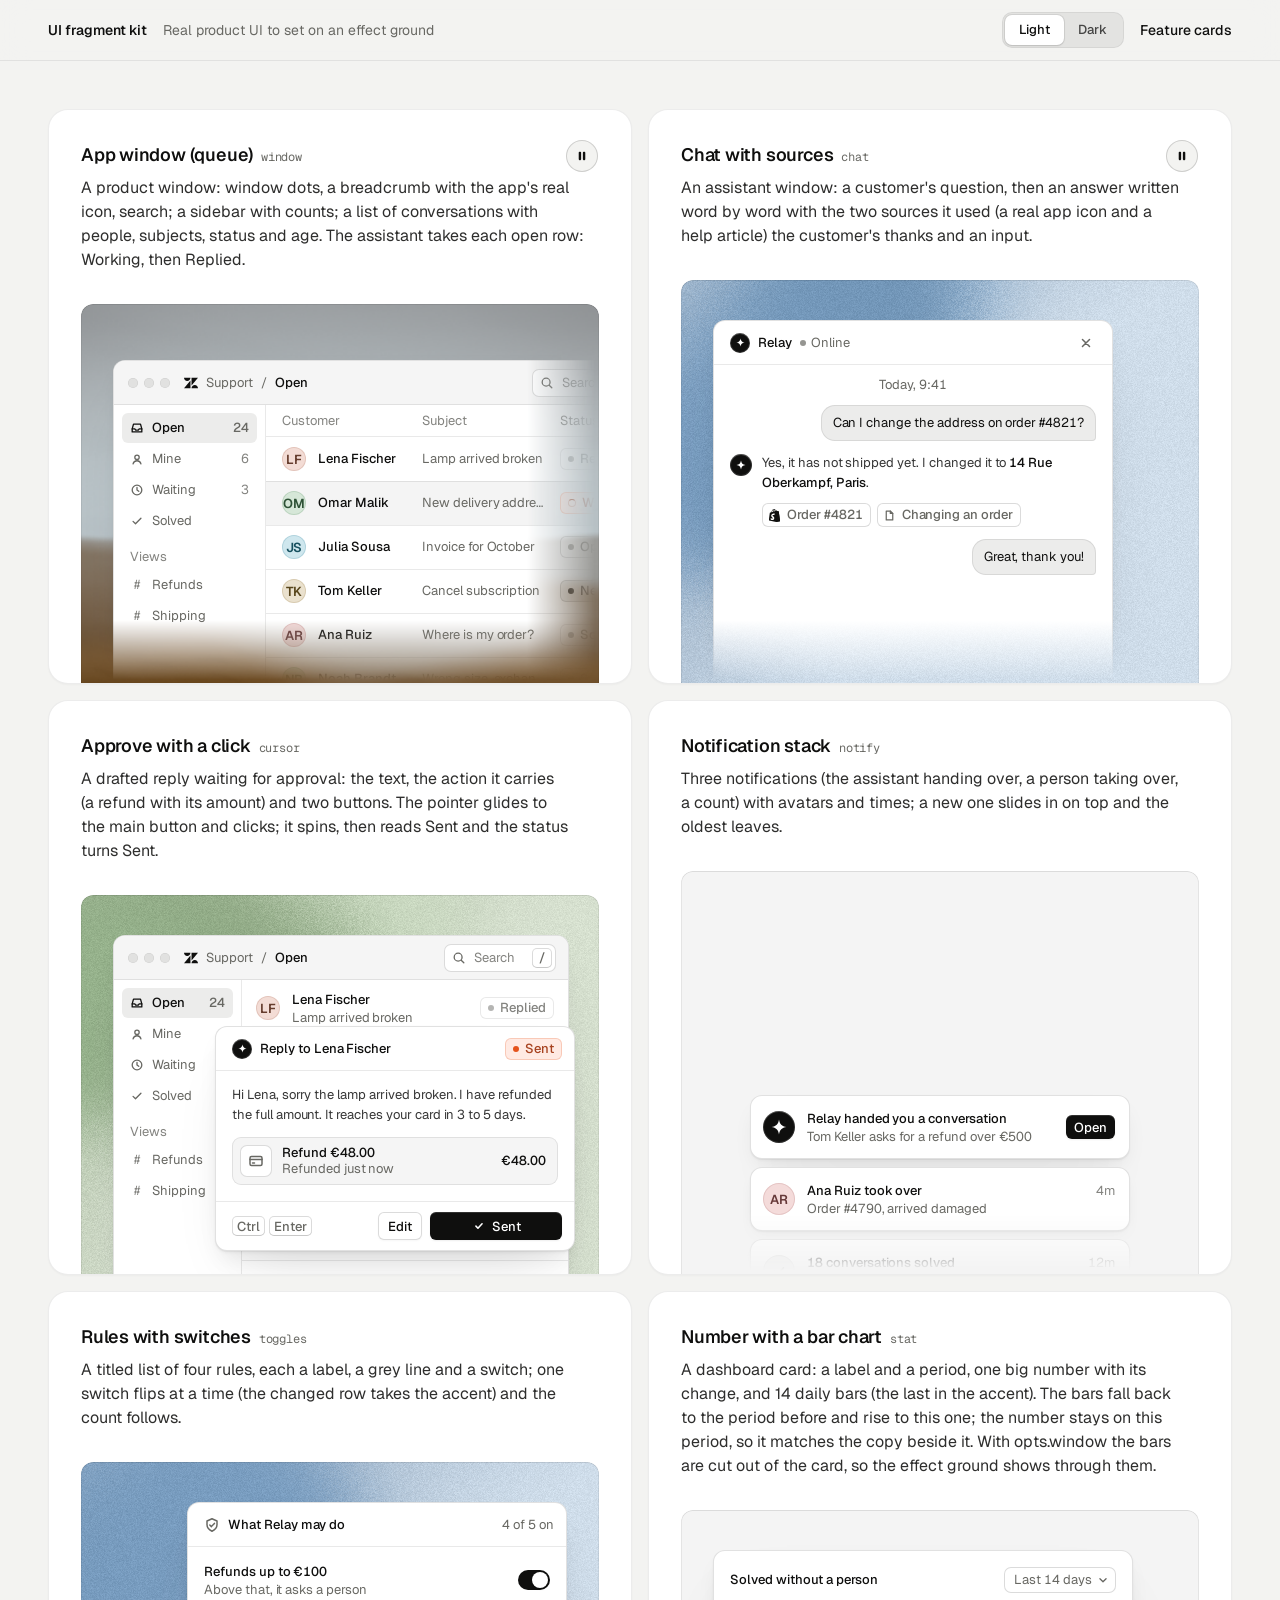
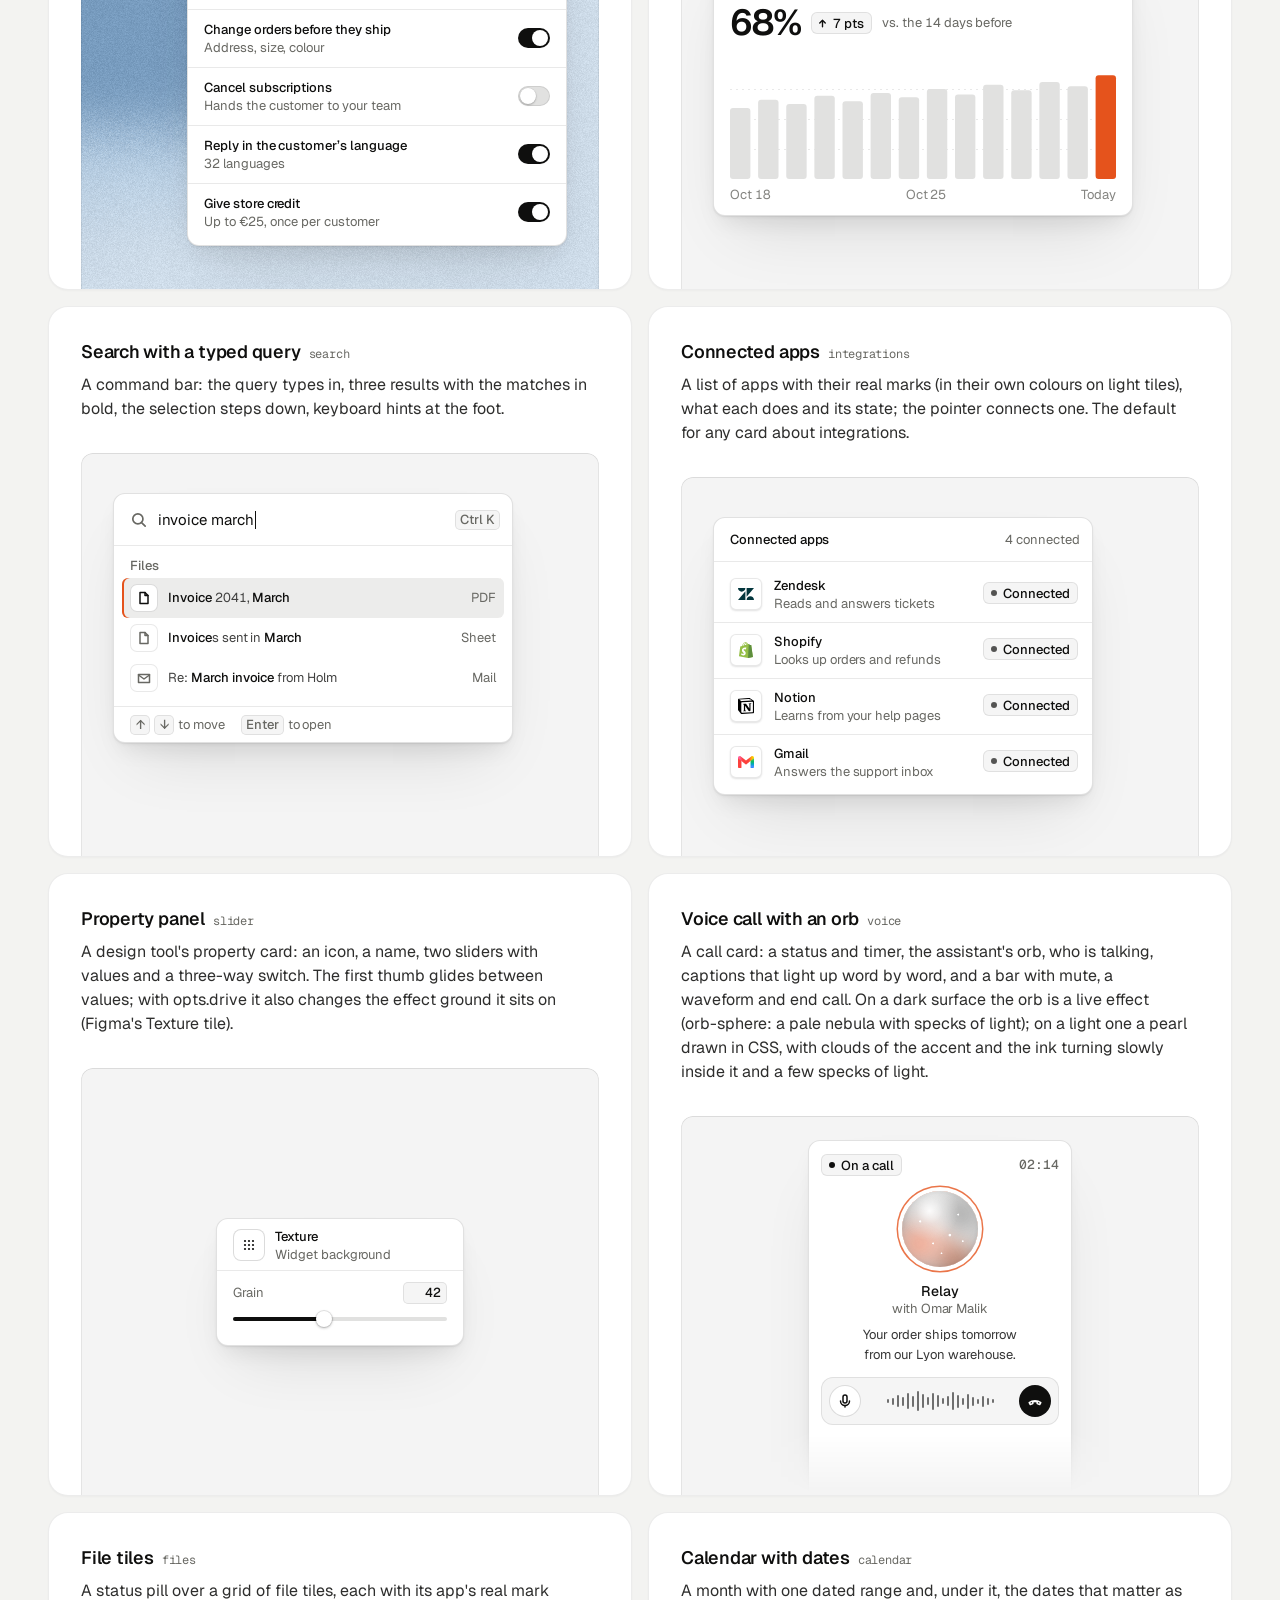
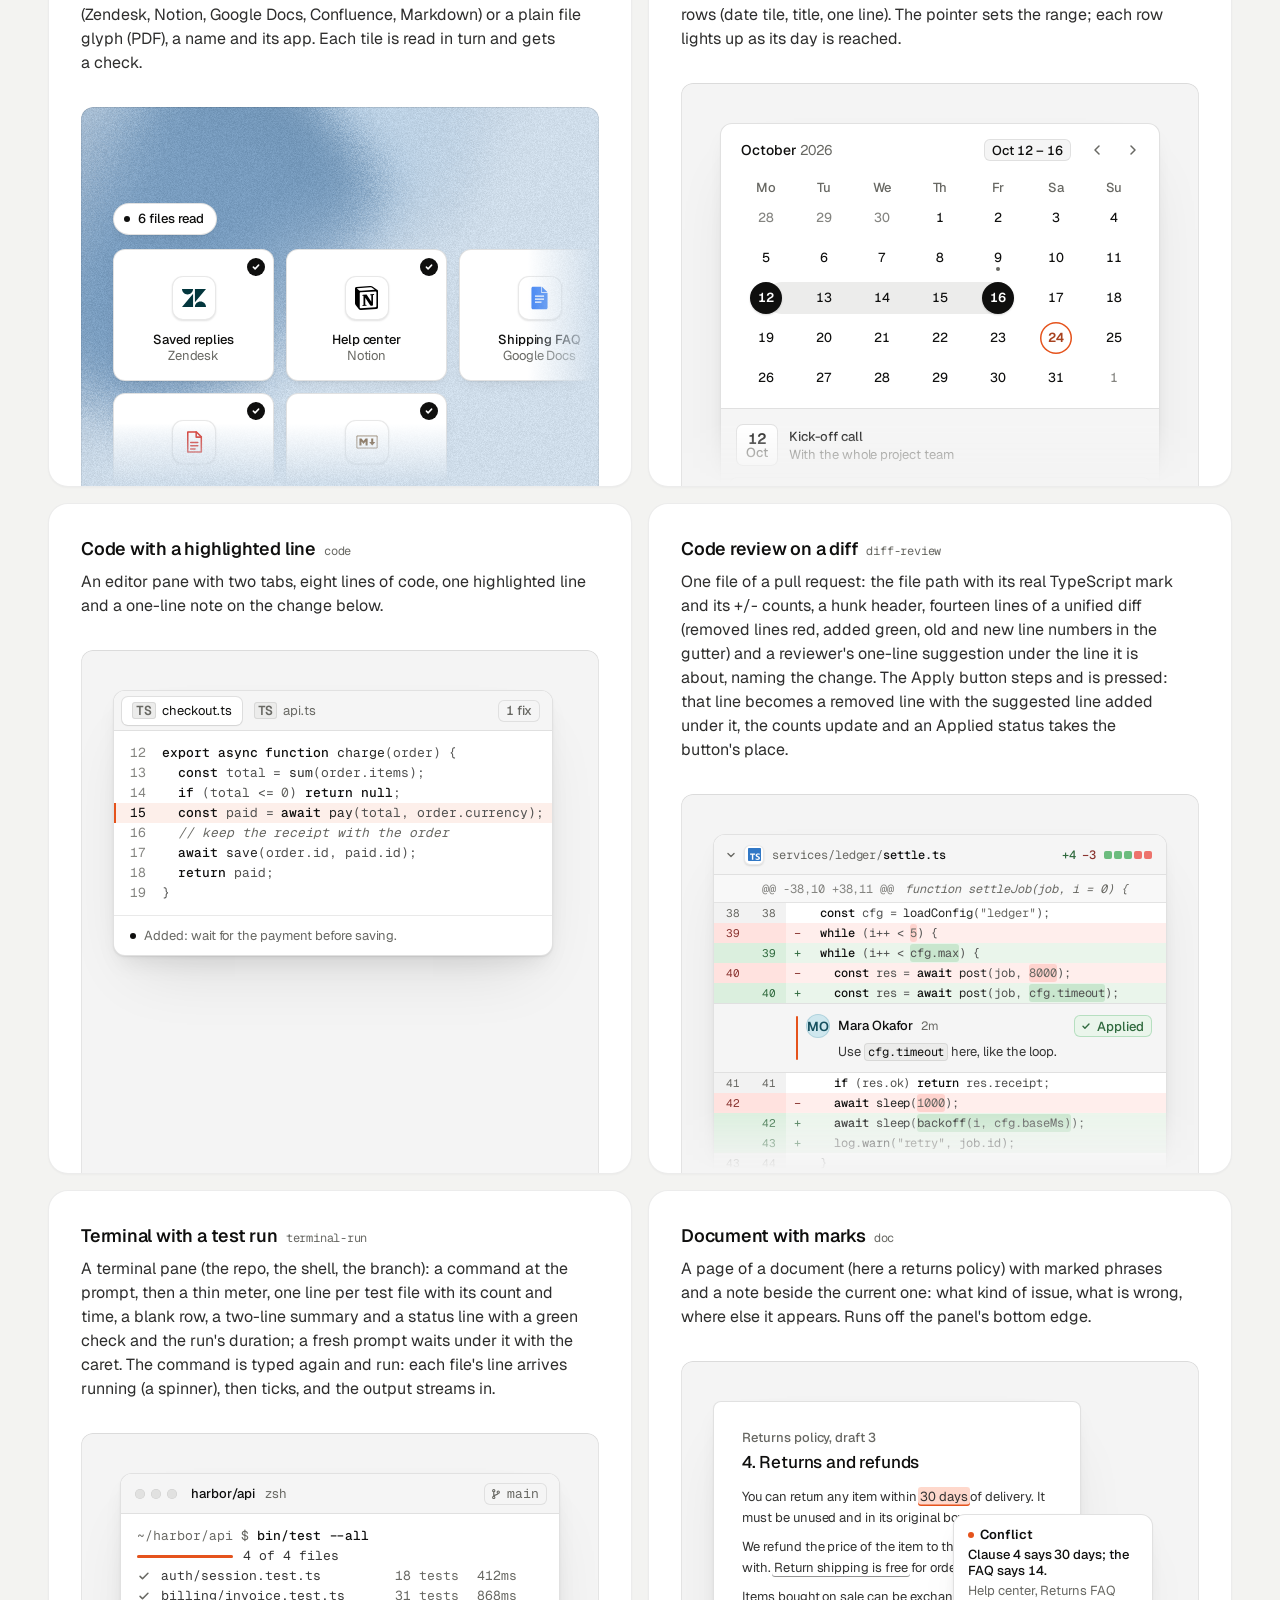
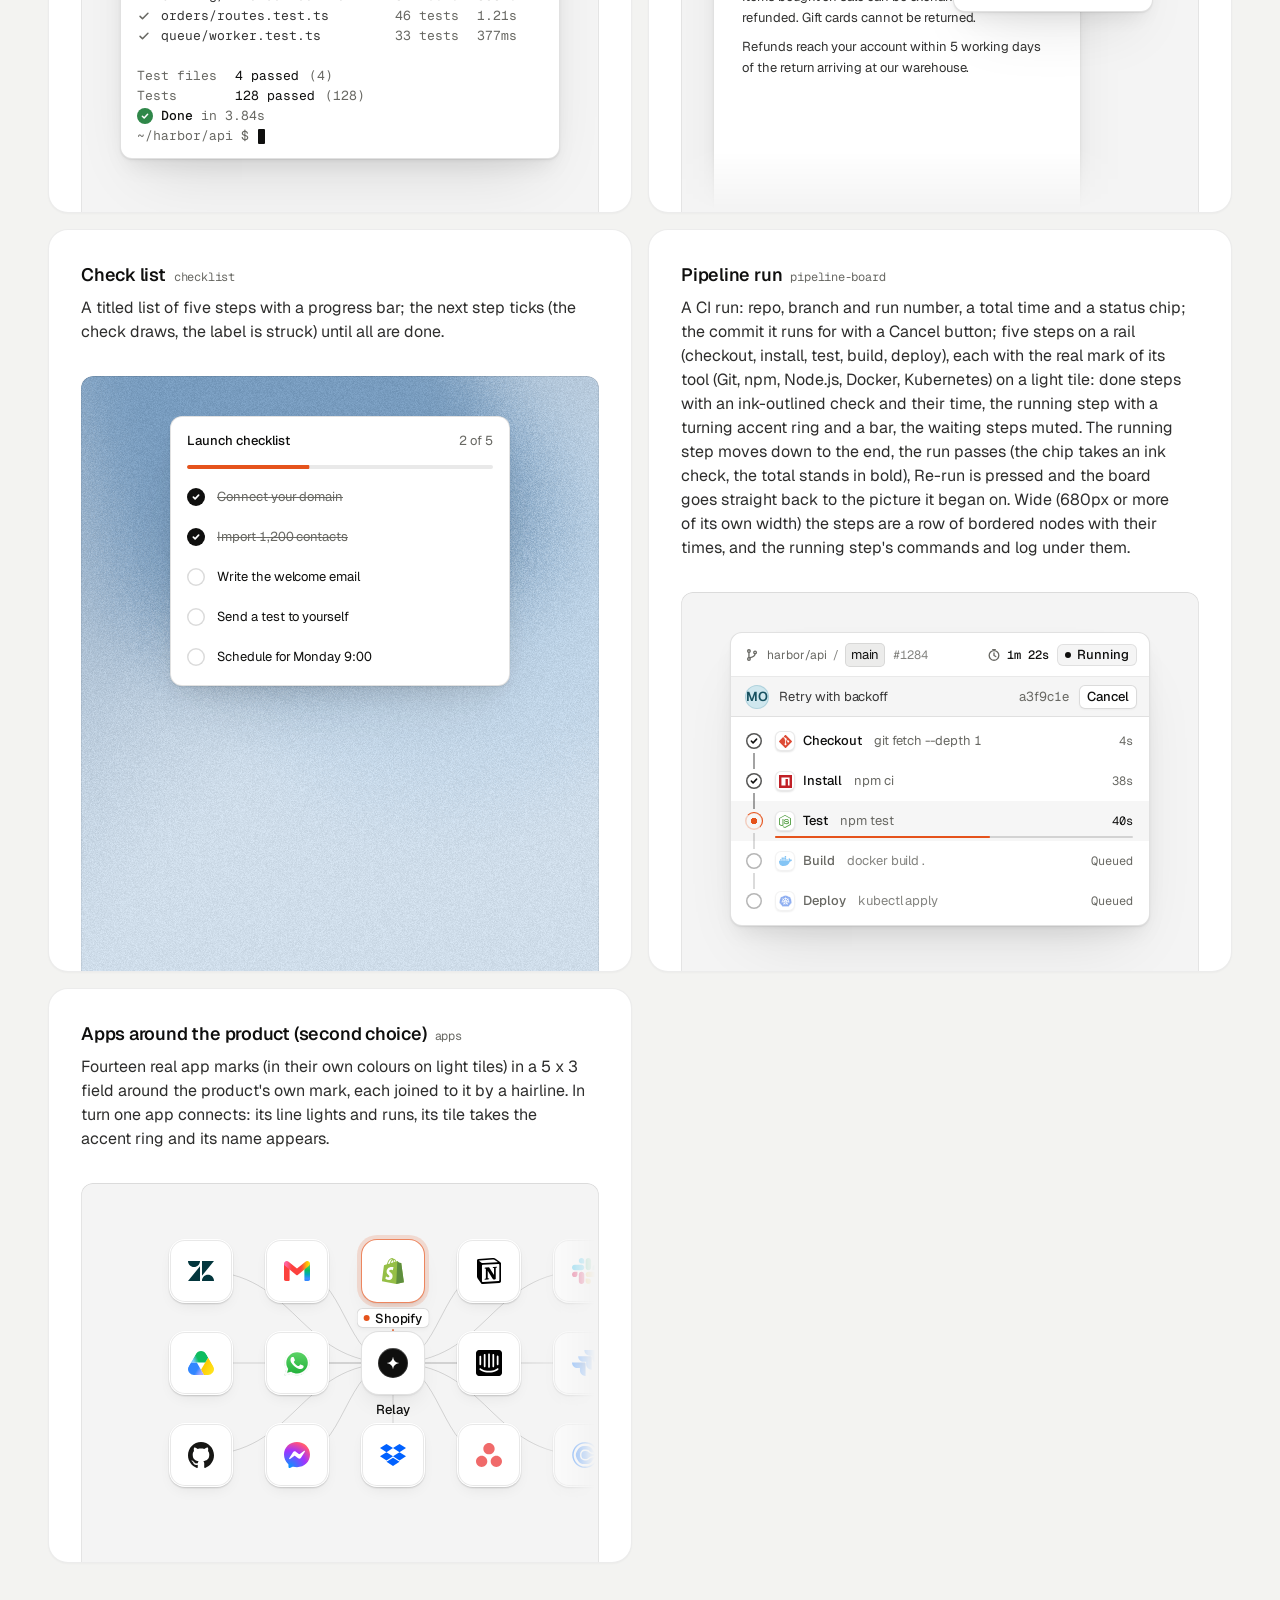
<file: assets/ui/index.html>
<!doctype html>
<html lang="en" data-theme="light">
<head>
<script>window.__tpGlMax = 16;   /* a gallery shows many live effects at once; a page of a site keeps the default 4 (fx.js) */</script>
<meta charset="utf-8">
<meta name="viewport" content="width=device-width, initial-scale=1">
<title>UI fragment kit</title>
<meta name="description" content="Nineteen pieces of real product UI from the taste-skill kit, each on an effect ground in a feature card.">
<link rel="preconnect" href="https://fonts.googleapis.com">
<link rel="preconnect" href="https://fonts.gstatic.com" crossorigin>
<link href="https://fonts.googleapis.com/css2?family=Geist:wght@300..700&family=Geist+Mono:wght@400;500&display=swap" rel="stylesheet">
<link rel="stylesheet" href="base.css">
<link rel="stylesheet" href="cards.css">
<style>
  :root { --font-text: "Geist", system-ui, sans-serif; --font-display: "Geist", system-ui, sans-serif; --font-mono: "Geist Mono", ui-monospace, monospace; }
  [data-theme="light"] { --bg: #f3f3f1; --card: #ffffff; --ink: #0f0f0e; --muted: #686863; --accent: #e5531c; --accent-ink: #ffffff; --g-bg: #e9e8e4; --g-surface: #f6f5f2; --frag: #ffffff; --warm: #c9a679; }
  [data-theme="dark"] { --bg: #070708; --card: #151517; --ink: #f2f2ef; --muted: #8f9094; --accent: #ff7a3c; --accent-ink: #120c08; --g-bg: #0e0e10; --g-surface: #1b1c1f; --frag: #1c1d20; --warm: #9c9689; }
  * { box-sizing: border-box; }
  html, body { margin: 0; }
  body { font-family: var(--font-text); background: var(--bg); color: var(--ink); -webkit-font-smoothing: antialiased; }
  .panel { --fx-bg: var(--g-bg); --fx-surface: var(--g-surface); --fx-ink: var(--ink); --fx-muted: var(--muted); --fx-accent: var(--hue, var(--warm)); --fx-accent-ink: var(--accent-ink); --calm: var(--g-bg); --p-h: 380px; }
  .top { position: sticky; top: 0; z-index: 20; background: color-mix(in oklab, var(--bg) 86%, transparent); backdrop-filter: blur(14px); -webkit-backdrop-filter: blur(14px); border-bottom: 1px solid color-mix(in oklab, var(--ink) 8%, transparent); }
  .top__in { max-width: 1232px; margin: 0 auto; padding: 0 24px; height: 60px; display: flex; align-items: center; gap: 16px; font-size: 14px; line-height: 20px; }
  .top__in strong { font-weight: 560; }
  .top__in > span { color: var(--muted); }
  .sp { flex: 1; }
  .seg { display: inline-flex; padding: 3px; border-radius: 10px; background: color-mix(in oklab, var(--ink) 6%, var(--bg)); box-shadow: inset 0 0 0 1px color-mix(in oklab, var(--ink) 6%, transparent); }
  .seg button { font: inherit; font-size: 13px; font-weight: 500; border: 0; background: none; color: color-mix(in oklab, var(--ink) 72%, var(--bg)); height: 30px; padding: 0 14px; border-radius: 7px; cursor: pointer; }
  .seg button[aria-pressed="true"] { background: var(--card); color: var(--ink); box-shadow: 0 0 0 1px color-mix(in oklab, var(--ink) 8%, transparent), 0 1px 2px rgb(0 0 0 / .1); }
  .top__in a { color: var(--ink); text-decoration: none; font-weight: 500; }
  main { max-width: 1232px; margin: 0 auto; padding: 48px 24px 96px; }
  .grid { display: grid; grid-template-columns: repeat(2, minmax(0, 1fr)); gap: 16px; }
  .card > h3 code { font: 400 12px/16px var(--font-mono); color: var(--muted); margin-left: 8px; }
  @media (max-width: 860px) { .grid { grid-template-columns: minmax(0, 1fr); } }
  @media (max-width: 600px) { main { padding: 24px 16px 64px; } .top__in { padding: 0 16px; } .top__in > span { display: none; } .panel { --p-h: 340px; } }
</style>
</head>
<body>
<header class="top">
  <div class="top__in">
    <strong>UI fragment kit</strong><span>Real product UI to set on an effect ground</span>
    <span class="sp"></span>
    <div class="seg" role="group" aria-label="Theme"><button type="button" data-mode="light" aria-pressed="true">Light</button><button type="button" data-mode="dark" aria-pressed="false">Dark</button></div>
    <a href="cards.html">Feature cards</a>
  </div>
</header>
<main><div class="grid" id="grid"></div></main>

<script type="module">
  import fx from '../effects/fx.js';
  import ui from './ui.js';
  const index = await fetch('index.json').then(r => r.json());
  // where each one sits, as its meta.json says: anchored at a corner or rising from the bottom and cut by
  // the panel's edge, or whole with 24px or more of ground round it; a fade only where an edge cuts it.
  // Only the compact slider sits in the calm middle (Figma's Texture tile); the cursor dialog is shown
  // where it belongs, over the lower-right edge of a window. [class, fade, style, opts]
  const PLACE = {
    window: ['at-corner', 'stage--fade-br', '--ay:56px'],
    chat: ['at-rise to-edge', 'stage--fade-b'],
    cursor: ['at-over', '', '--bx:24px;--by:24px'],
    notify: ['at-rise fit', 'stage--fade-b', '--ay:calc(100% - 180px);--ay-sm:calc(100% - 180px);--fit-max:380px'],
    toggles: ['at-right', ''],
    stat: ['at-corner', ''],
    search: ['at-corner', ''],
    integrations: ['at-corner', ''],
    slider: ['at-center', '', '', '{"compact":true,"drive":{"param":"grain","min":0.15,"max":0.95}}'],
    voice: ['at-rise to-edge fit', 'stage--fade-b', '--ax:max(24px, 50% - 132px);--ay:24px;--fit-max:264px'],
    files: ['at-corner wide', 'stage--fade-br', '--w:680px;--ay:96px'],
    calendar: ['at-rise fit', 'stage--fade-b', '--fit-max:440px'],
    code: ['at-corner', ''],
    'diff-review': ['at-corner fit', 'stage--fade-b', '--fit-max:480px'],
    'terminal-run': ['at-rise fit', '', '--fit-max:440px'],
    'pipeline-board': ['at-rise fit', '', '--fit-max:420px'],
    doc: ['at-corner to-edge', 'stage--fade-b'],
    checklist: ['at-rise fit', '', '--fit-max:340px'],
    apps: ['at-corner wide', 'stage--fade-br', '--w:560px;--ay:48px'],
  };
  // grounds behind UI are soft lit fields (never a line or dot pattern), on both themes: the bright
  // picture behind dark UI on the dark page, a clear step darker than white UI on the light page
  // the painting stays abstract (a mist over warm sand, level, fully soft) and shows once on the page
  const PAINT = ['painterly-landscape', { blur: 1, brush: 0.35, slope: 0, hillY: 0.3, horizon: 0.62, calm: 0.2, calmX: 0.6, calmY: 0.8, drift: 0, side: 1 }, '{"bg":"#a3b0b6","accent":"#c49a6c"}'];
  const GRAIN = ['grain-gradient', { speed: 0, grainMotion: 0, calm: 0.2, calmX: 0.5, calmY: 0.6, tint: 0.6, contrast: 0.6 }, '{"bg":"#d9ccb7","surface":"#e9e0d2","ink":"#2a2622","muted":"#6f675c","accent":"#a8794a"}'];
  const SKY = [GRAIN[0], GRAIN[1], '{"bg":"#c6d3df","surface":"#d6e0e9","ink":"#25303a","muted":"#5d6873","accent":"#3f6a92"}'];
  const SAGE = [GRAIN[0], GRAIN[1], '{"bg":"#cdd6c6","surface":"#dce3d6","ink":"#262d24","muted":"#5f6a5a","accent":"#6c8e63"}'];
  const GROUND = (m, i) => (m.name === 'slider' ? GRAIN : i === 0 ? PAINT : [GRAIN, SKY, SAGE][i % 3]);
  const q = new URLSearchParams(location.search);
  const grid = document.getElementById('grid');
  grid.innerHTML = index.fragments.map((m, i) => {
    const [at, fade, extra = '', opts = ''] = PLACE[m.name] || ['at-corner', 'stage--fade-br'];
    const [id, params, pal] = GROUND(m, i);
    const w = at === 'at-center' ? '' : ` style="--ax:32px;--ay:40px;${extra}"`;
    const o = opts ? ` data-ui-opts='${opts}'` : '';
    // the cursor is a dialog over a window's edge: the window under it holds still
    const under = m.name === 'cursor' ? `<div class="at-corner" style="--ax:32px;--ay:40px" data-ui-load="window" data-ui-opts='{"compact":true}' data-ui-still></div>` : '';
    return `<article class="card card--row"><h3>${m.title}<code>${m.name}</code></h3><p>${m.shows}</p>
      <div class="panel" data-fx="${id}" data-fx-seed="${(i + 1) * 17}" data-fx-params='${JSON.stringify(params)}' data-fx-palette='${pal}' style="--calm-k:0%">
        <div class="stage ${fade}">${under}<div class="${at}"${w}${o} data-ui-load="${m.name}"></div></div></div></article>`;
  }).join('');
  function setMode(mode) {
    document.documentElement.dataset.theme = mode;
    document.querySelectorAll('.seg button').forEach(b => b.setAttribute('aria-pressed', String(b.dataset.mode === mode)));
  }
  setMode(q.get('mode') === 'dark' ? 'dark' : 'light');
  if (q.has('t')) fx.setClock(+q.get('t'));
  // each ground is drawn once near the screen and kept as a picture (its WebGL context freed), so nineteen
  // panels need one or two contexts, not nineteen
  await Promise.all([ui.loadAll(grid), ui.grounds(grid, fx)]);
  document.documentElement.dataset.ready = '1';
  document.querySelectorAll('.seg button').forEach(b => b.addEventListener('click', async () => {
    setMode(b.dataset.mode);
    for (const el of grid.querySelectorAll('[data-ui]')) el.__ui?.repaint?.();
    await ui.grounds(grid, fx);
  }));
</script>
</body>
</html>
</file>
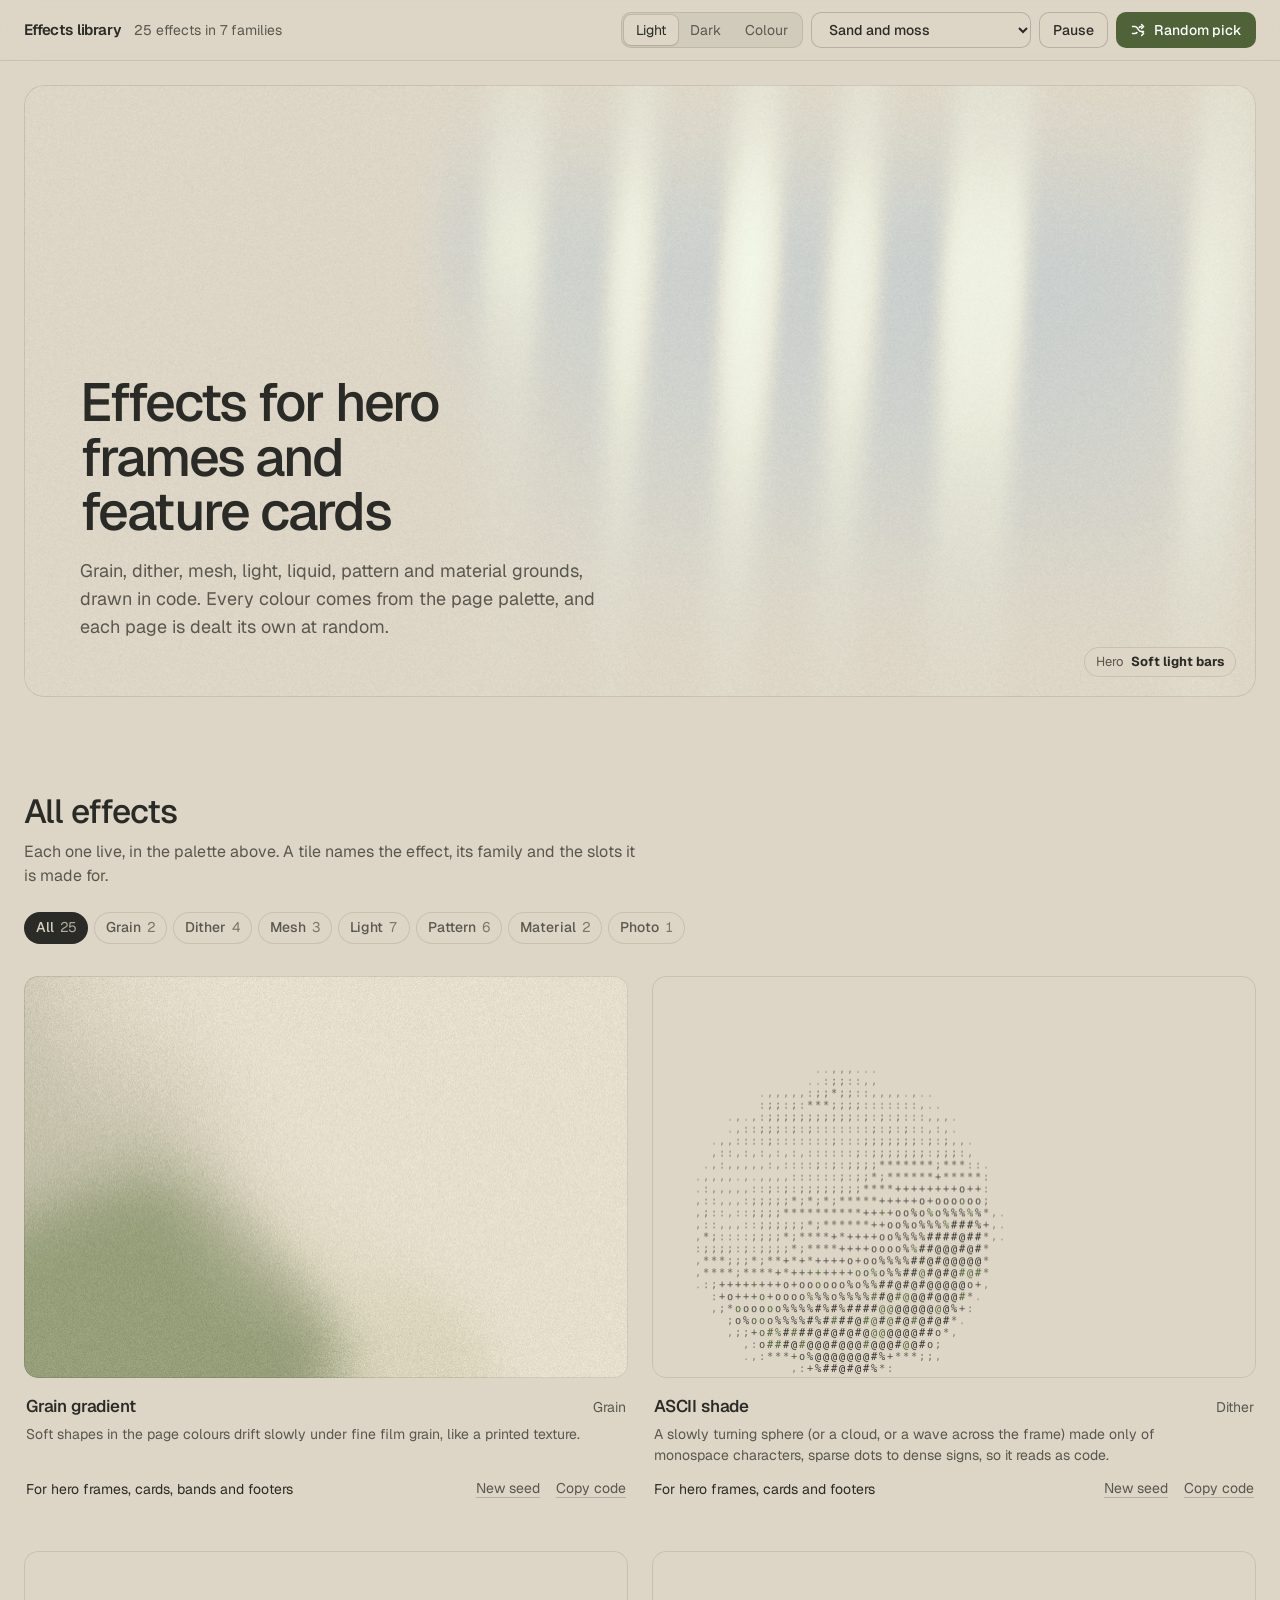
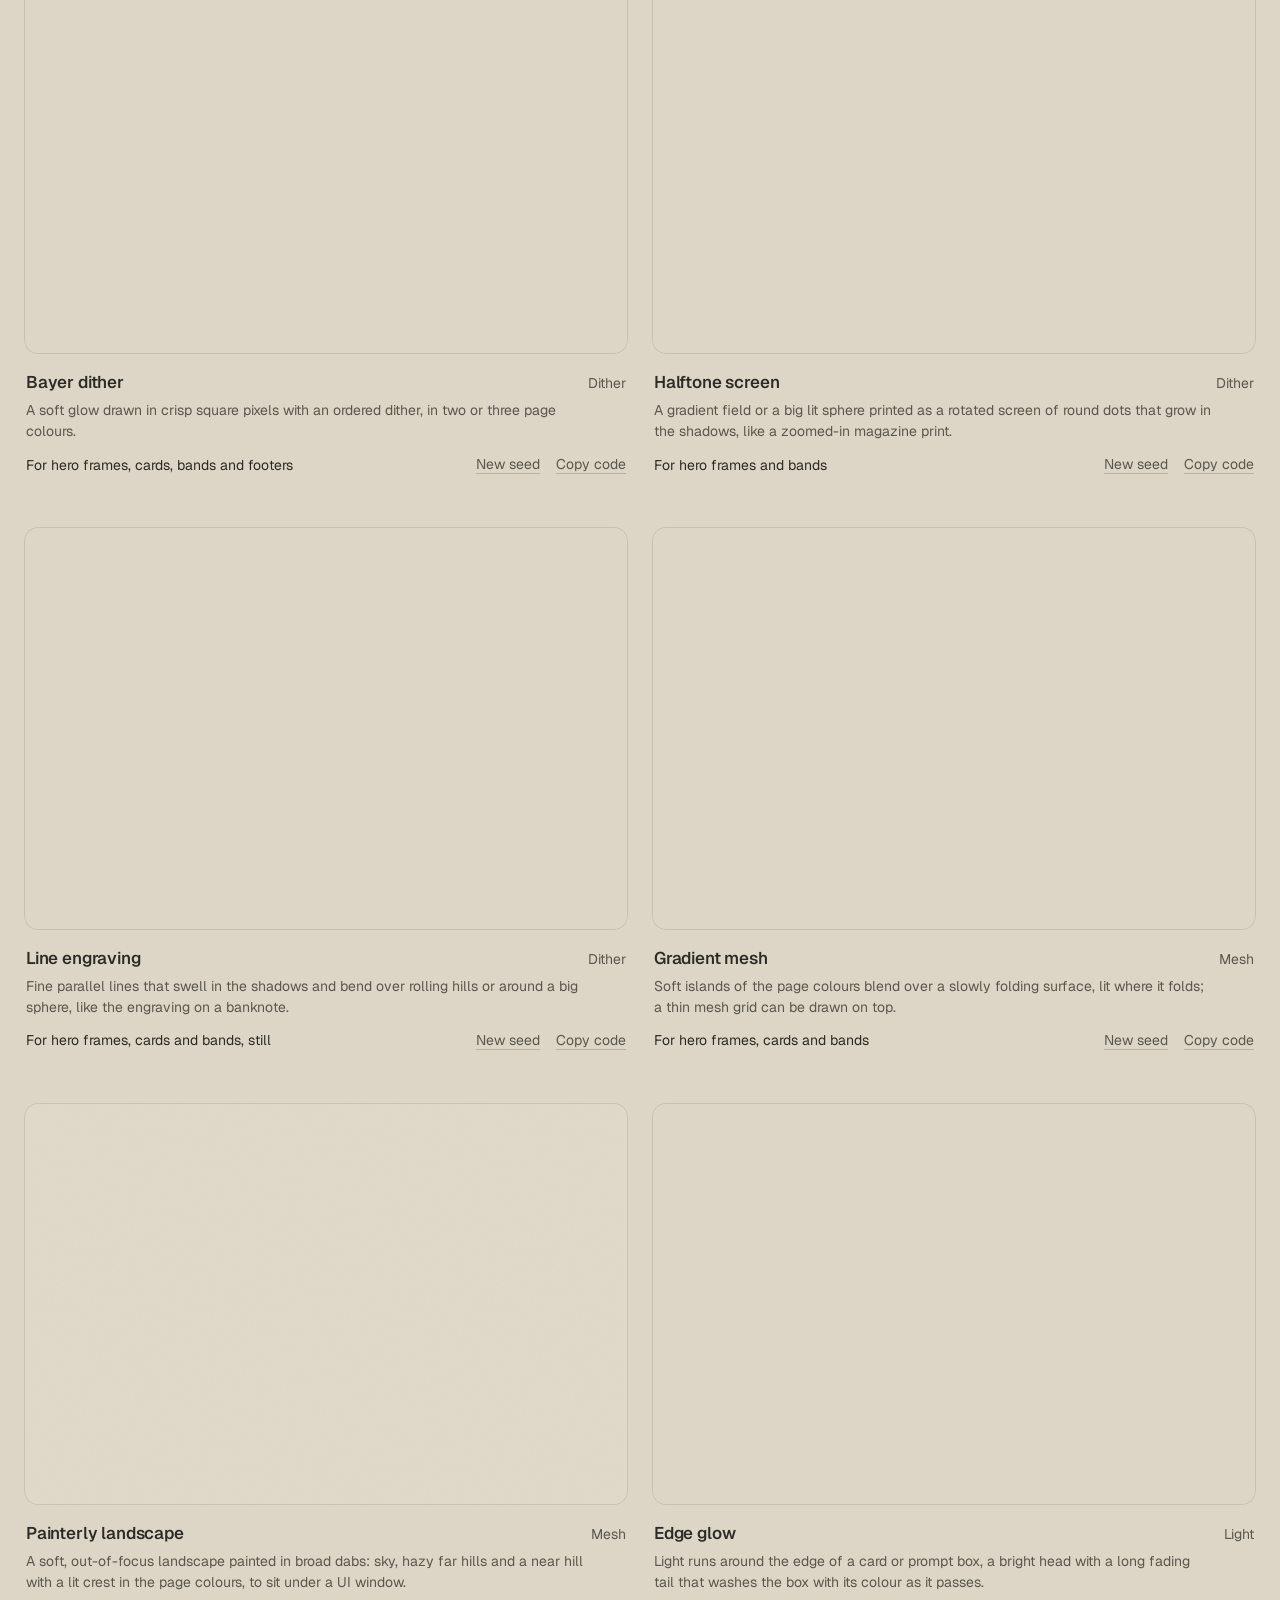
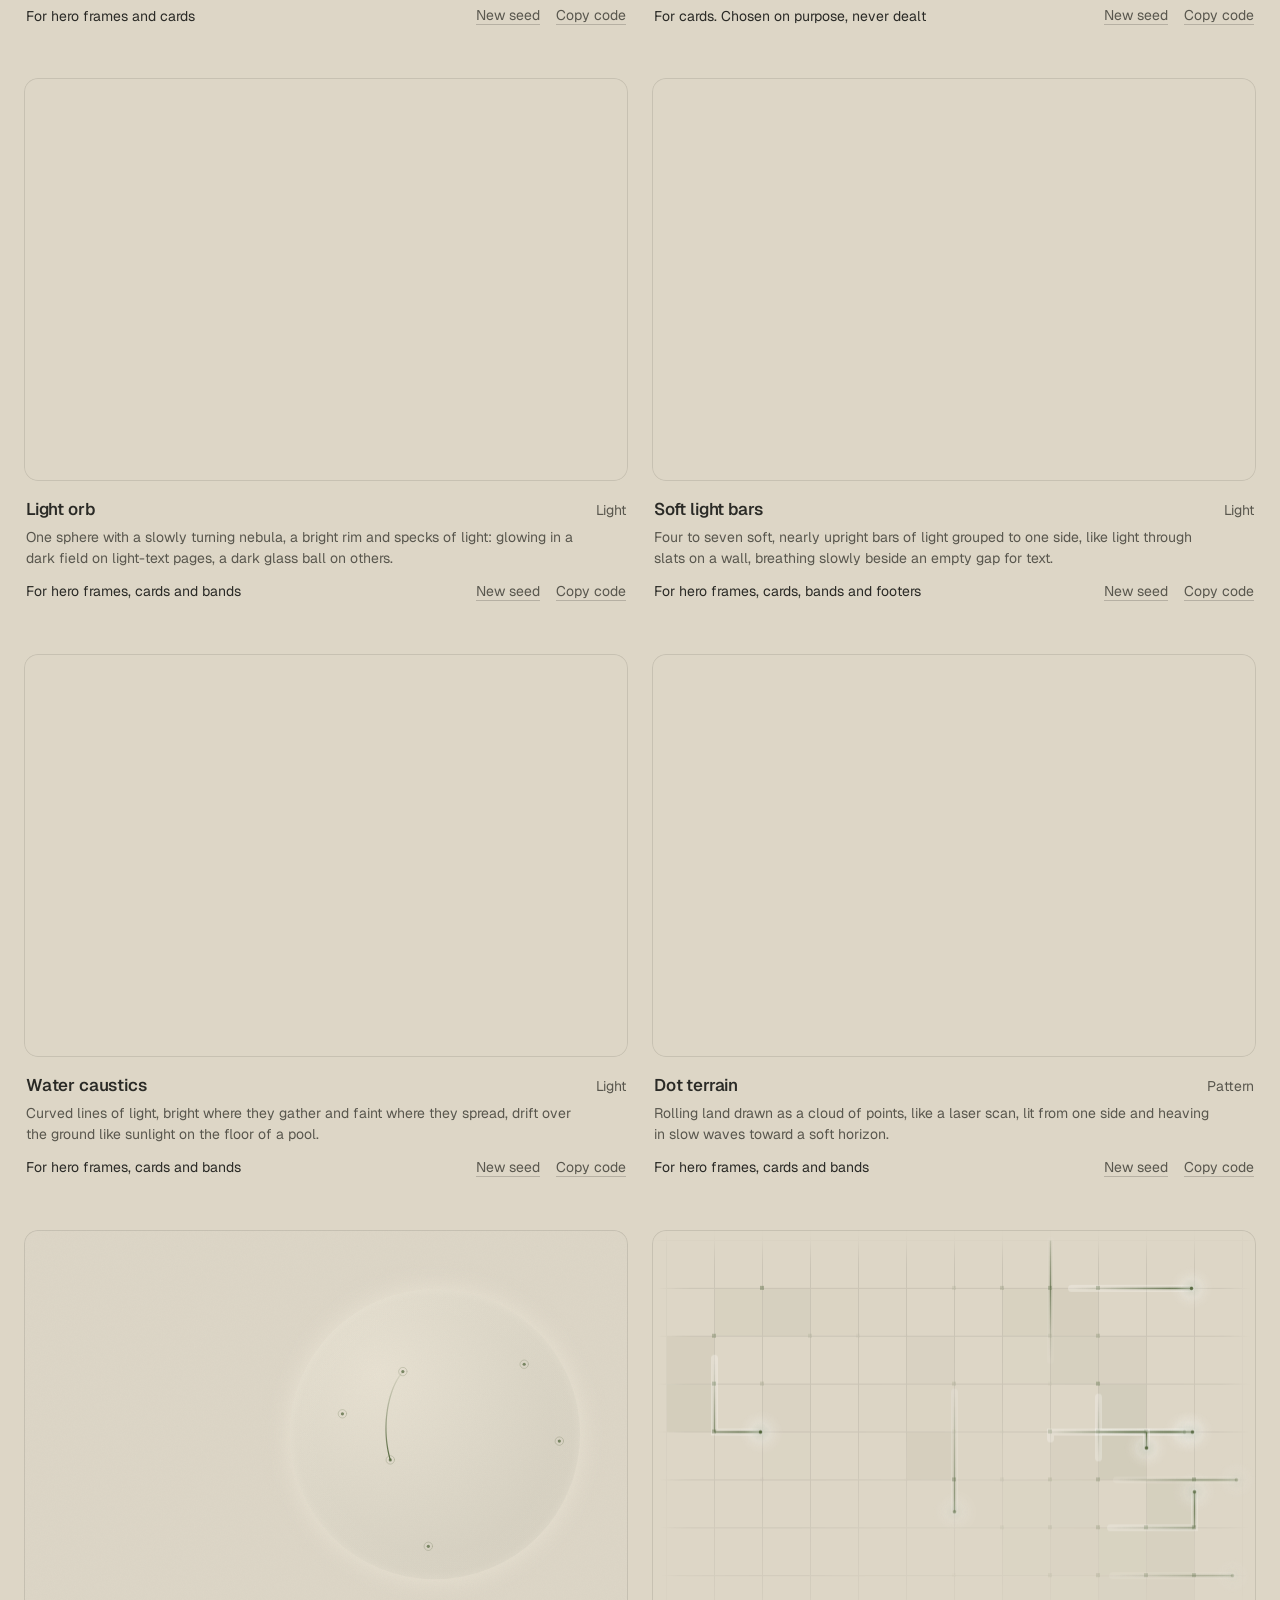
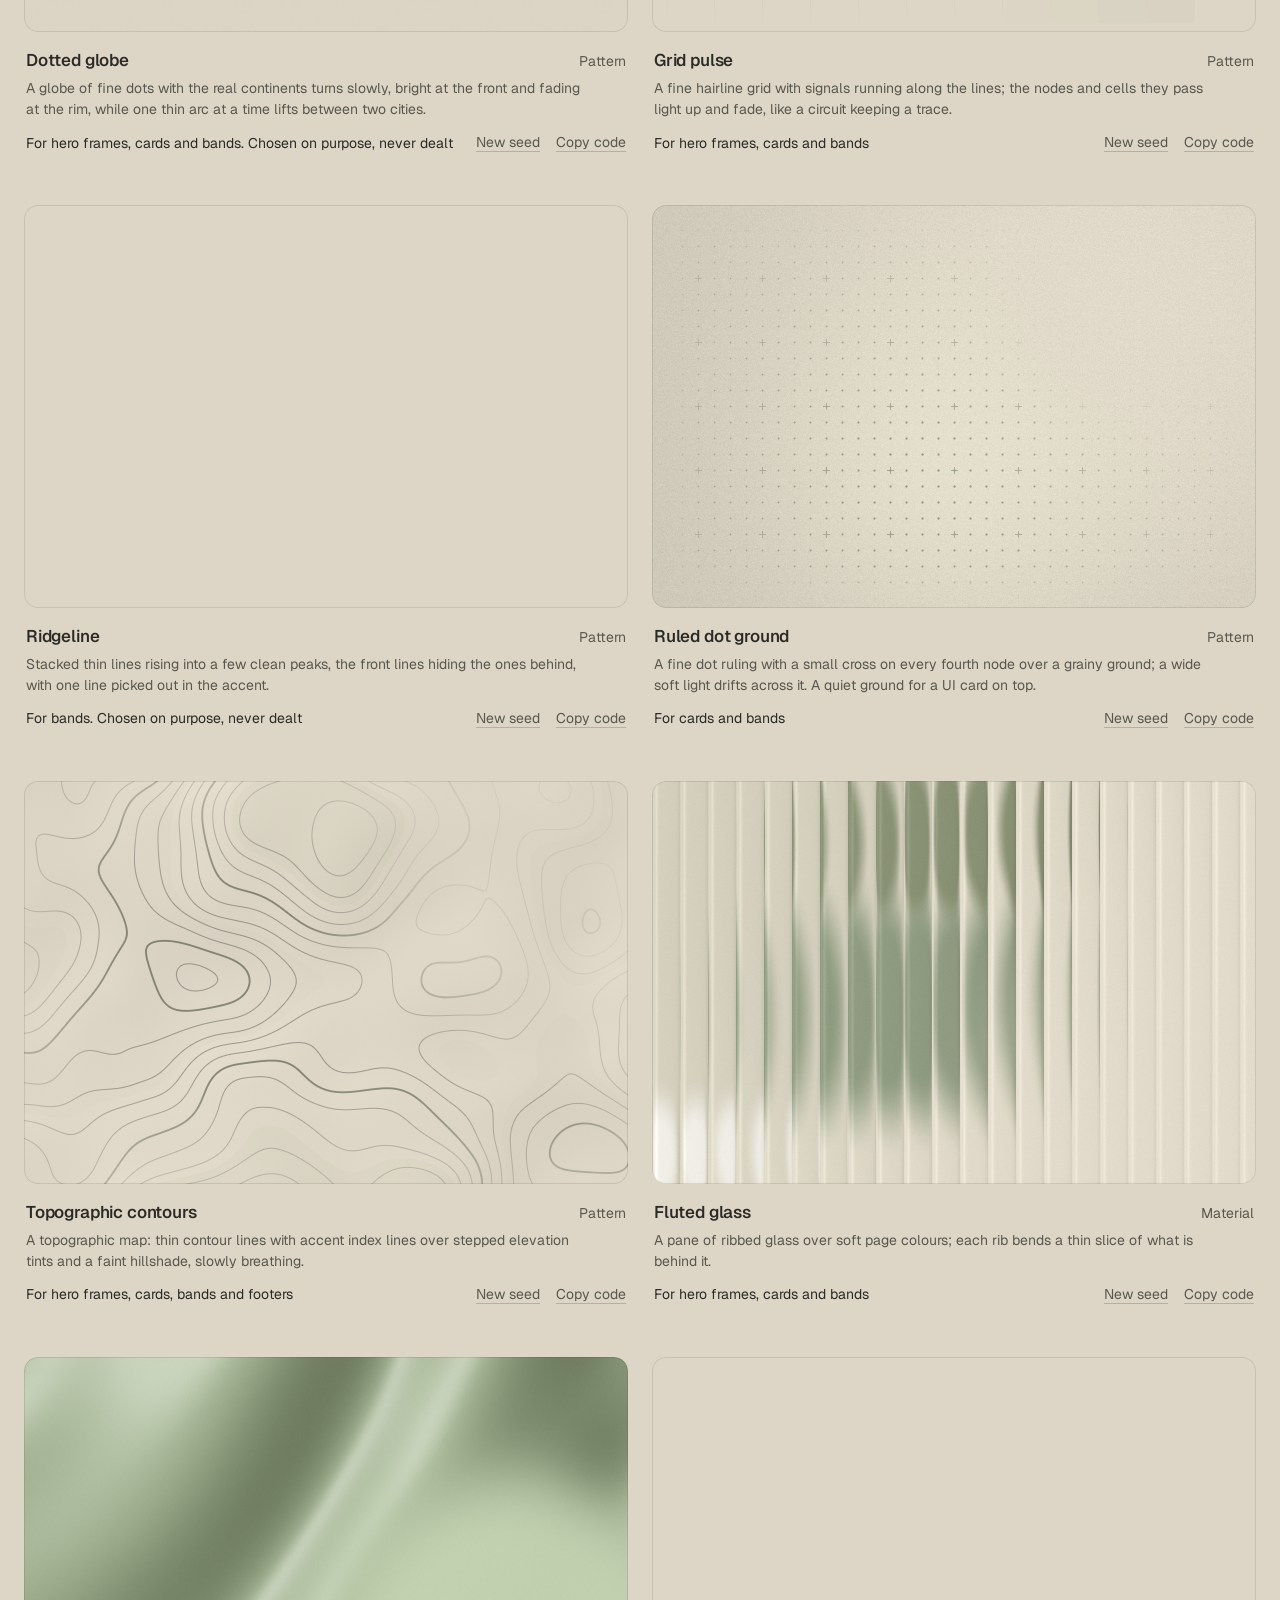
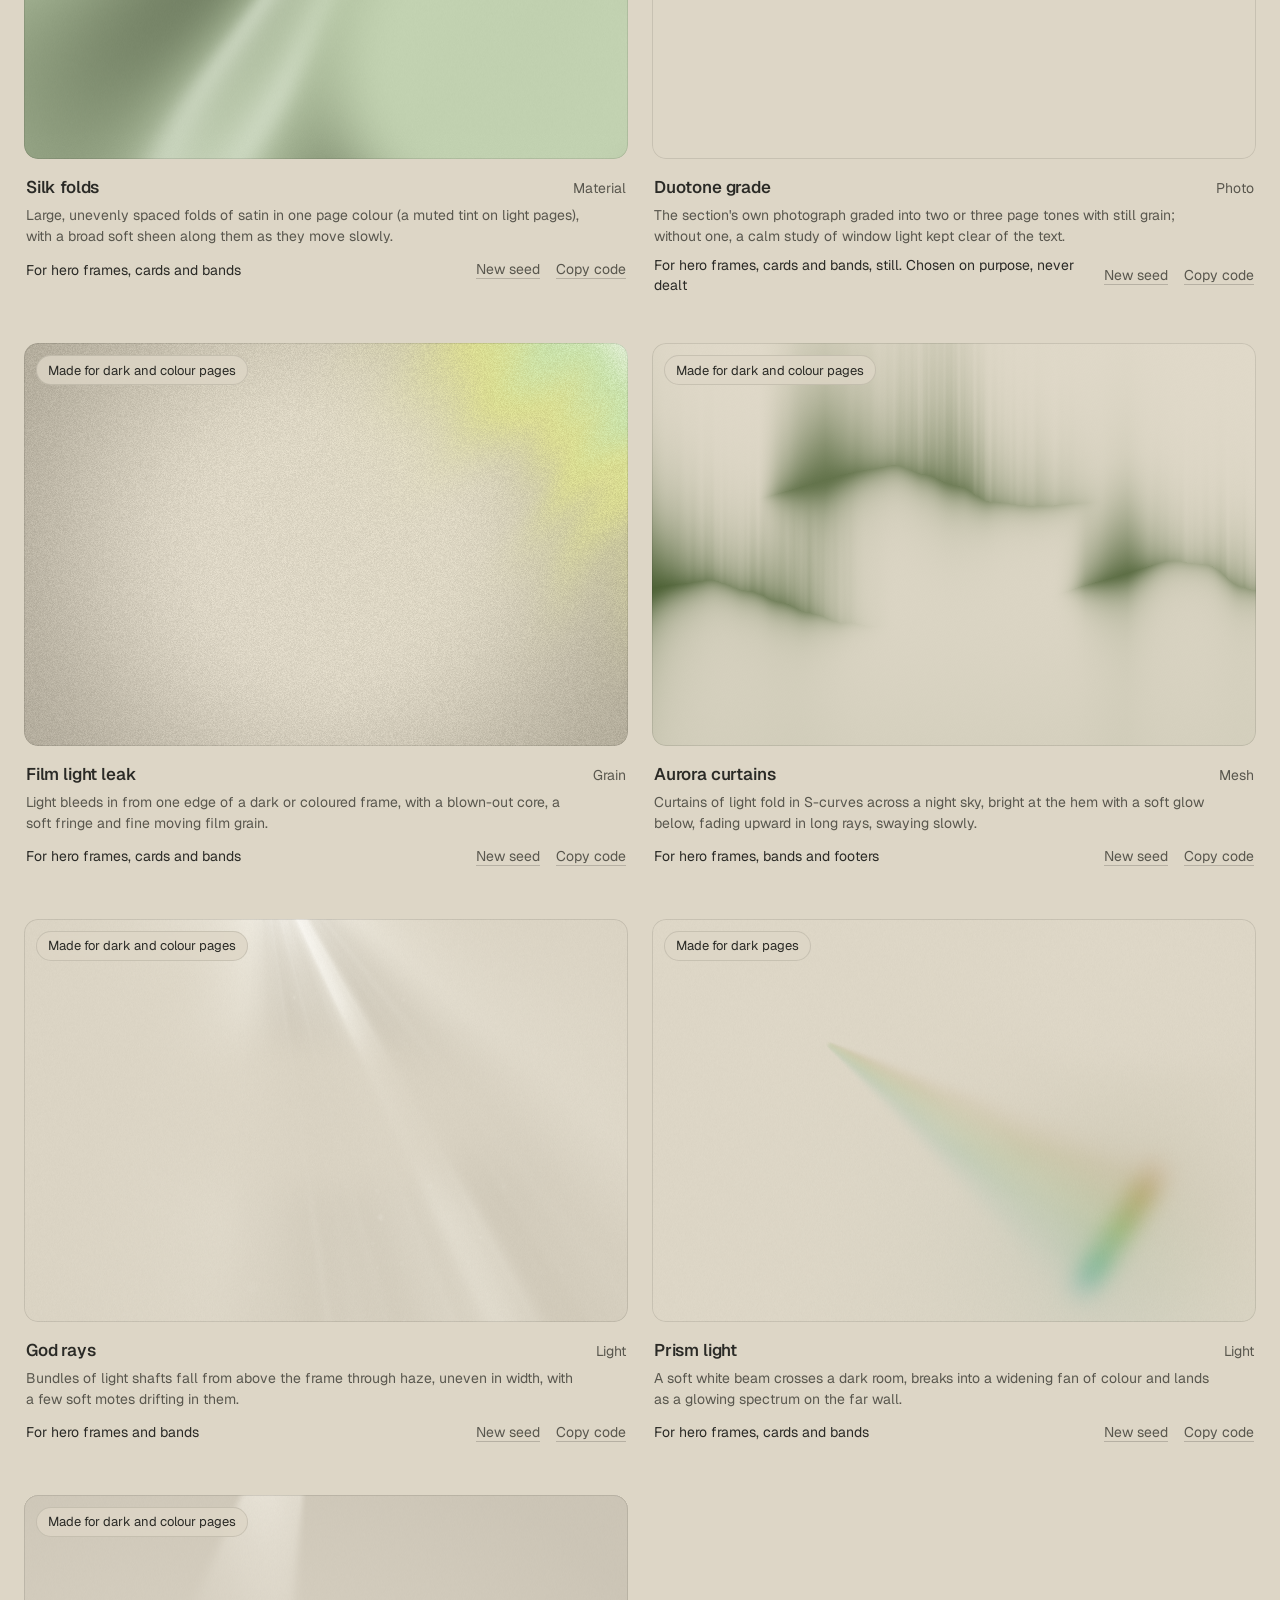
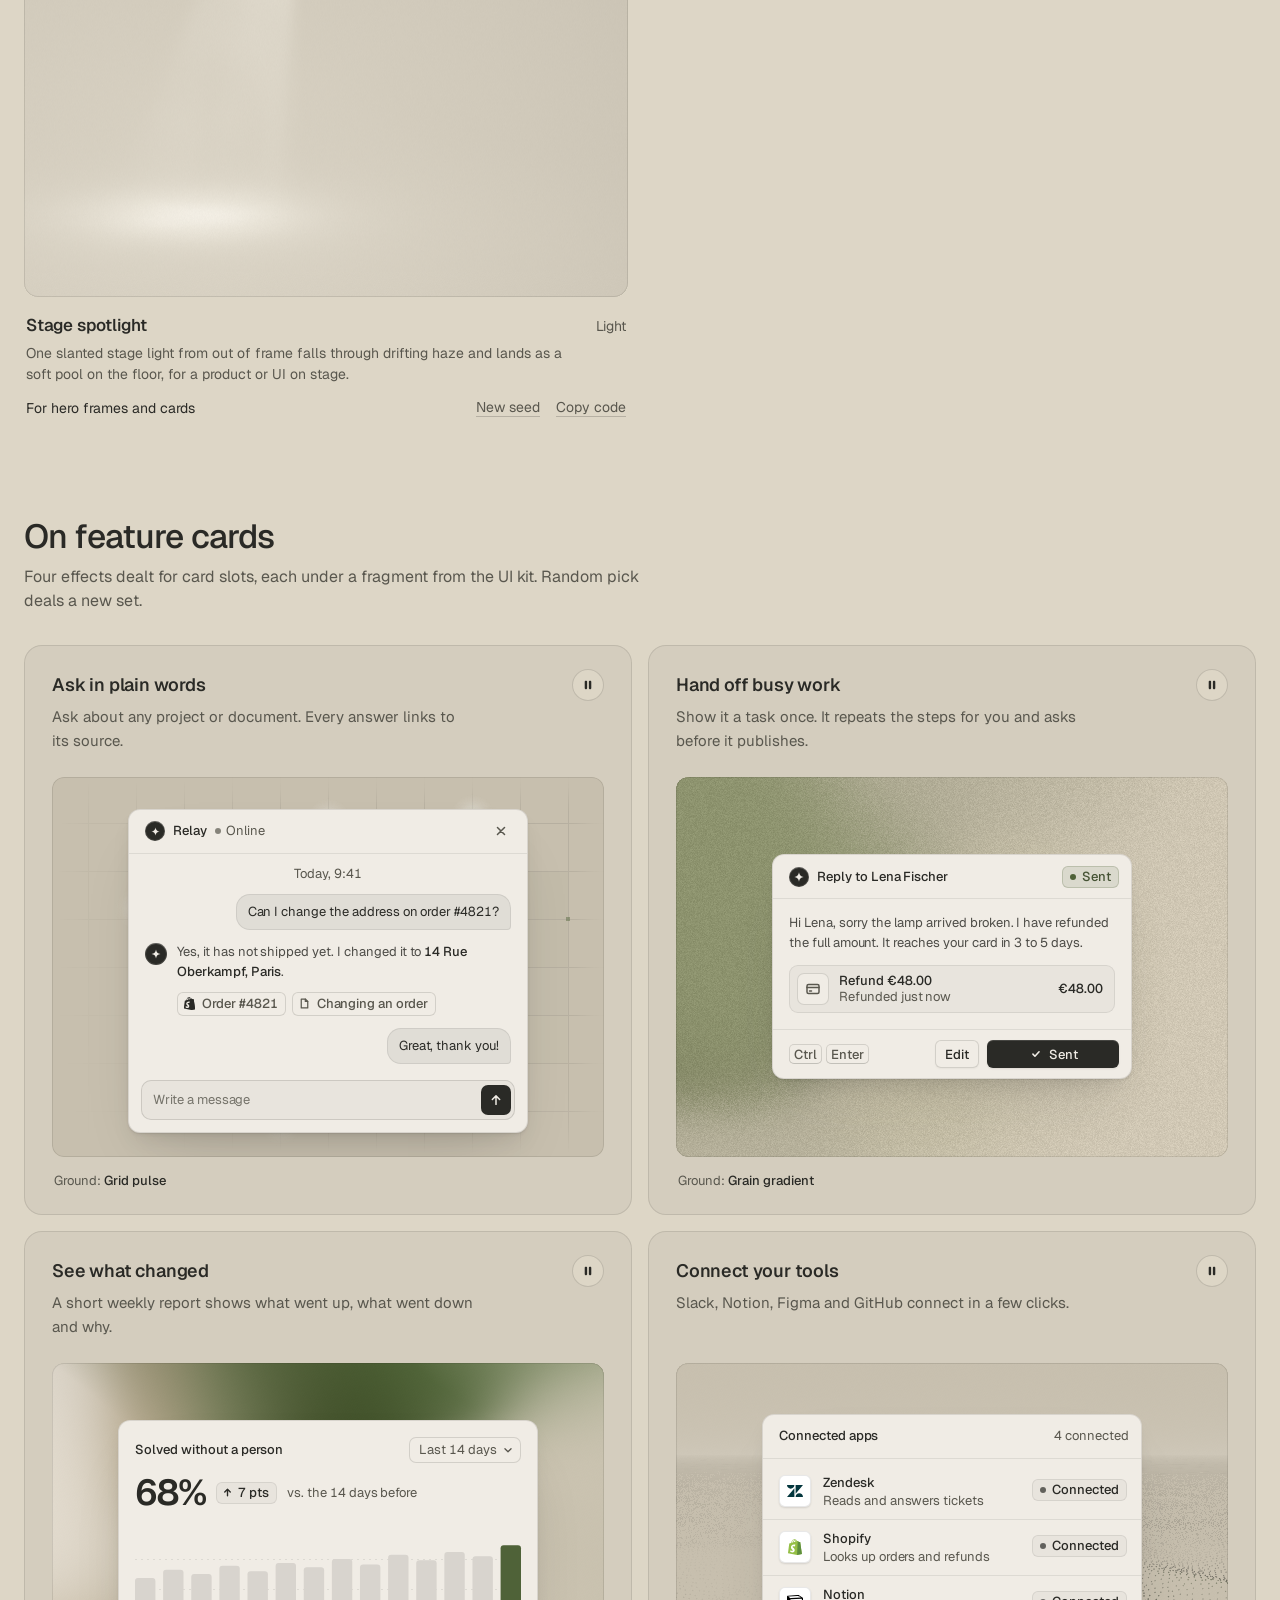
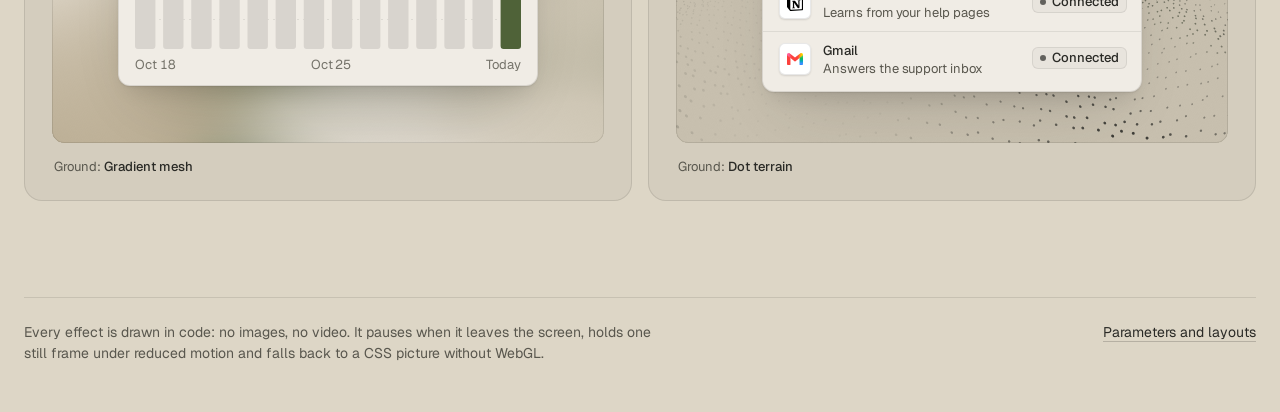
<file: assets/effects/gallery.html>
<!doctype html>
<html lang="en">
<head>
<script>window.__tpGlMax = 16;   /* a gallery shows many live effects at once; a page of a site keeps the default 4 (fx.js) */</script>
<meta charset="utf-8">
<meta name="viewport" content="width=device-width, initial-scale=1">
<title>Effects library</title>
<meta name="description" content="Effects drawn in code for hero frames, feature cards and bands, in the page palette.">
<link rel="icon" href="data:,">
<link rel="preconnect" href="https://fonts.googleapis.com">
<link rel="preconnect" href="https://fonts.gstatic.com" crossorigin>
<link href="https://fonts.googleapis.com/css2?family=Geist:wght@100..900&family=Geist+Mono:wght@100..900&display=swap" rel="stylesheet">
<style>
  /* the page palette; the script sets these from the palette switcher */
  :root {
    --bg: #ddd6c6; --surface: #d2cab8; --ink: #2a2a26; --muted: #59574e; --accent: #4f6238; --accent-ink: #ffffff;
    --card: #d2cab8; --panel: #cbc3b1; --win: #eeebe3; --win-surface: #e4e0d6;
    color-scheme: light;
  }
  @media (prefers-color-scheme: dark) {
    :root:not([data-theme="light"]) {
      --bg: #0a0d14; --surface: #131824; --ink: #e9edf3; --muted: #8891a1; --accent: #5ab9fc; --accent-ink: #0a0d14;
      --card: #131824; --panel: #0a0d14; --win: #1d2230; --win-surface: #262c3b;
      color-scheme: dark;
    }
  }
  :root[data-theme="dark"] {
    --bg: #0a0d14; --surface: #131824; --ink: #e9edf3; --muted: #8891a1; --accent: #5ab9fc; --accent-ink: #0a0d14;
    --card: #131824; --panel: #0a0d14; --win: #1d2230; --win-surface: #262c3b;
    color-scheme: dark;
  }
  :root {
    --line: color-mix(in oklab, var(--ink) 12%, transparent);
    --line-2: color-mix(in oklab, var(--ink) 22%, transparent);
    --chip: color-mix(in oklab, var(--ink) 6%, var(--bg));
    --font: "Geist", ui-sans-serif, system-ui, -apple-system, "Segoe UI", Roboto, "Helvetica Neue", Arial, sans-serif;
    --mono: "Geist Mono", ui-monospace, "SFMono-Regular", Consolas, monospace;
    --wrap: 1320px;
    --gut: 24px;
  }
  * { box-sizing: border-box; }
  html { -webkit-text-size-adjust: 100%; scroll-behavior: smooth; }
  @media (prefers-reduced-motion: reduce) { html { scroll-behavior: auto; } }
  body {
    margin: 0; background: var(--bg); color: var(--ink);
    font: 15px/1.5 var(--font); -webkit-font-smoothing: antialiased; font-feature-settings: "ss01" 0;
    overflow-x: hidden;
  }
  button, select { font: inherit; color: inherit; }
  :focus-visible { outline: 2px solid var(--accent); outline-offset: 2px; }
  .wrap { max-width: calc(var(--wrap) + 2 * var(--gut)); margin: 0 auto; padding: 0 var(--gut); }

  /* top bar */
  .top { position: sticky; top: 0; z-index: 50; background: color-mix(in oklab, var(--bg) 86%, transparent);
    backdrop-filter: blur(16px) saturate(1.2); -webkit-backdrop-filter: blur(16px) saturate(1.2); border-bottom: 1px solid var(--line); }
  .top-in { display: flex; align-items: center; gap: 12px 8px; padding-top: 12px; padding-bottom: 12px; }
  .top-in .controls { margin-left: auto; }
  .brand { display: flex; align-items: baseline; gap: 12px; min-width: 0; }
  .brand b { font-size: 15px; font-weight: 600; letter-spacing: -0.01em; white-space: nowrap; }
  .brand span { color: var(--muted); font-size: 14px; white-space: nowrap; }
  .controls { display: flex; align-items: center; gap: 8px; flex-wrap: wrap; }
  .seg { display: inline-flex; padding: 3px; border-radius: 10px; background: var(--chip); box-shadow: inset 0 0 0 1px var(--line); }
  .seg button { height: 30px; border: 0; background: transparent; padding: 0 12px; border-radius: 7px; cursor: pointer; color: var(--muted); font-size: 14px; }
  .seg button[aria-pressed="true"] { background: var(--bg); color: var(--ink); box-shadow: 0 0 0 1px var(--line), 0 1px 2px rgb(0 0 0 / 0.08); }
  .btn, .select {
    height: 36px; padding: 0 14px; border-radius: 10px; border: 0; background: var(--bg); color: var(--ink);
    box-shadow: inset 0 0 0 1px var(--line-2); cursor: pointer; display: inline-flex; align-items: center; gap: 8px;
    font-size: 14px; font-weight: 500; white-space: nowrap;
  }
  .btn:hover, .select:hover { box-shadow: inset 0 0 0 1px color-mix(in oklab, var(--ink) 38%, transparent); }
  .btn--primary { background: var(--accent); color: var(--accent-ink); box-shadow: none; }
  .btn--primary:hover { box-shadow: none; background: color-mix(in oklab, var(--accent) 88%, var(--ink)); }
  .btn svg { width: 16px; height: 16px; flex: none; }
  .select { max-width: 220px; padding-right: 10px; }

  /* hero: a dealt hero effect with text in its calm area */
  .hero { position: relative; margin-top: 24px; height: clamp(480px, 68vh, 660px); border-radius: 20px; overflow: hidden;
    display: flex; flex-direction: column; justify-content: flex-end; }
  .hero::after, .stage::after, .panel::after { content: ""; position: absolute; inset: 0; border-radius: inherit; box-shadow: inset 0 0 0 1px var(--line); pointer-events: none; z-index: 2; }
  .hero-copy { position: relative; z-index: 1; padding: 56px; max-width: 760px; }
  .hero h1 { max-width: 9.5em; margin: 0 0 18px; font-size: clamp(38px, 3.4vw + 10px, 62px); line-height: 1.02; letter-spacing: -0.035em; font-weight: 520; text-wrap: balance; }
  .hero p { margin: 0; max-width: 44ch; font-size: 18px; line-height: 28px; color: var(--muted); text-wrap: pretty; }
  .hero-tag { position: absolute; right: 20px; bottom: 20px; z-index: 3; }
  .tag { display: inline-flex; align-items: center; gap: 8px; height: 30px; padding: 0 12px; border-radius: 999px; font-size: 13px;
    background: color-mix(in oklab, var(--bg) 82%, transparent); color: var(--ink); box-shadow: inset 0 0 0 1px var(--line);
    backdrop-filter: blur(10px); -webkit-backdrop-filter: blur(10px); white-space: nowrap; }
  .tag span { color: var(--muted); }

  /* sections */
  section { padding-top: 96px; }
  .sec-head { display: flex; align-items: flex-end; justify-content: space-between; gap: 24px 48px; flex-wrap: wrap; margin-bottom: 32px; }
  .sec-head h2 { margin: 0 0 10px; font-size: clamp(28px, 1.2vw + 18px, 36px); line-height: 1.1; letter-spacing: -0.025em; font-weight: 520; }
  .sec-head p { margin: 0; color: var(--muted); max-width: 56ch; font-size: 16px; line-height: 24px; text-wrap: pretty; }
  .filters { display: flex; flex-wrap: wrap; gap: 6px; }
  .filters button { height: 32px; padding: 0 12px; border-radius: 999px; border: 0; cursor: pointer; font-size: 14px; color: var(--muted);
    background: transparent; box-shadow: inset 0 0 0 1px var(--line); }
  .filters button b { font-weight: 500; }
  .filters button span { margin-left: 6px; font-variant-numeric: tabular-nums; opacity: 0.75; }
  .filters button[aria-pressed="true"] { background: var(--ink); color: var(--bg); box-shadow: none; }

  /* the grid of every effect: one size of tile, labels under the picture */
  .grid { display: grid; grid-template-columns: repeat(2, minmax(0, 1fr)); gap: 48px 24px; }
  .tile { min-width: 0; display: flex; flex-direction: column; }
  .tile[hidden] { display: none; }
  .stage { position: relative; aspect-ratio: 3 / 2; border-radius: 14px; overflow: hidden; background: var(--bg); }
  .badge { position: absolute; top: 12px; left: 12px; z-index: 3; }
  .info { padding: 16px 2px 0; display: grid; gap: 6px; }
  .info-top { display: flex; align-items: baseline; justify-content: space-between; gap: 16px; }
  .info h3 { margin: 0; font-size: 17px; line-height: 24px; font-weight: 560; letter-spacing: -0.01em; }
  .fam { flex: none; font-size: 14px; color: var(--muted); }
  .look { margin: 0; color: var(--muted); font-size: 14px; line-height: 21px; max-width: 62ch; min-height: 42px;
    display: -webkit-box; -webkit-line-clamp: 2; -webkit-box-orient: vertical; overflow: hidden; }
  .info-foot { display: flex; align-items: center; justify-content: space-between; gap: 16px; margin-top: 2px; }
  .for { margin: 0; font-size: 14px; line-height: 20px; }
  .links { flex: none; display: flex; gap: 16px; }
  .links button { border: 0; background: none; padding: 4px 0; cursor: pointer; font-size: 14px; color: var(--muted);
    text-decoration: underline; text-decoration-color: var(--line-2); text-underline-offset: 4px; }
  .links button:hover { color: var(--ink); text-decoration-color: currentColor; }

  /* feature cards: an effect ground in the inset panel and a UI fragment on top */
  .cards { display: grid; grid-template-columns: repeat(2, minmax(0, 1fr)); gap: 16px; }
  .card { background: var(--card); border-radius: 18px; padding: 28px 28px 24px; box-shadow: inset 0 0 0 1px var(--line); display: flex; flex-direction: column; min-width: 0; }
  .card h3 { margin: 0 0 8px; font-size: 18px; line-height: 24px; font-weight: 560; letter-spacing: -0.01em; }
  .card > p:not(.ground) { margin: 0; color: var(--muted); font-size: 15px; line-height: 24px; max-width: 44ch; min-height: 48px; text-wrap: pretty; }
  .panel { position: relative; margin-top: 24px; height: 380px; border-radius: 12px; overflow: hidden; display: grid; place-items: center; padding: 32px; }
  .panel--bleed { place-items: end center; padding-bottom: 0; }
  .panel--bleed > .slot { margin-bottom: -48px; }
  .slot { position: relative; z-index: 1; max-width: 100%;
    --ui-font: var(--font); --ui-mono: var(--mono); --ui-radius: 12px;
    --fx-bg: var(--win); --fx-surface: var(--win-surface); --fx-ink: var(--ink); --fx-muted: var(--muted);
    --fx-accent: var(--accent); --fx-accent-ink: var(--accent-ink); }
  .ground { margin: 14px 2px 0; font-size: 13px; line-height: 20px; color: var(--muted); }
  .ground b { font-weight: 500; color: var(--ink); }

  .foot { padding-top: 96px; padding-bottom: 48px; }
  .foot-in > div { border-top: 1px solid var(--line); padding-top: 24px; display: flex; justify-content: space-between; gap: 16px 48px; flex-wrap: wrap; color: var(--muted); font-size: 14px; }
  .foot-in p { margin: 0; max-width: 72ch; }
  .foot a { color: var(--ink); text-underline-offset: 4px; text-decoration-color: var(--line-2); }
  .empty { padding: 64px 0; color: var(--muted); }

  .toast { position: fixed; left: 50%; bottom: 24px; z-index: 60; transform: translate(-50%, 16px); opacity: 0; pointer-events: none;
    max-width: calc(100vw - 32px); padding: 10px 16px; border-radius: 12px; background: var(--ink); color: var(--bg); font-size: 14px;
    transition: opacity .2s ease, transform .2s ease; }
  .toast.on { opacity: 1; transform: translate(-50%, 0); }

  @media (max-width: 1080px) {
    .hero-copy { padding: 40px; }
  }
  @media (max-width: 860px) {
    .grid, .cards { grid-template-columns: minmax(0, 1fr); }
    .grid { gap: 40px; }
  }
  @media (max-width: 720px) {
    :root { --gut: 16px; }
    .top { position: static; }
    .brand span, .select { display: none; }
    .top-in { display: grid; grid-template-columns: 1fr auto; grid-template-areas: "brand deal" "controls controls"; }
    .brand { grid-area: brand; }
    #deal { grid-area: deal; }
    .top-in .controls { grid-area: controls; margin-left: 0; flex-wrap: nowrap; }
    .seg { flex: 1; }
    .seg button { flex: 1; }
    .hero { margin-top: 16px; height: 560px; border-radius: 16px; }
    .hero-copy { padding: 28px 24px 72px; }
    .hero p { font-size: 16px; line-height: 24px; }
    .hero-tag { left: 24px; right: auto; bottom: 20px; }
    section { padding-top: 72px; }
    .card { padding: 20px; }
    .panel { height: 340px; padding: 20px 16px; }
    .info-foot { flex-wrap: wrap; }
  }
</style>
</head>
<body>
<header class="top">
  <div class="wrap top-in">
    <div class="brand"><b>Effects library</b><span id="count"></span></div>
    <div class="controls">
      <div class="seg" role="group" aria-label="Palette kind">
        <button type="button" data-kind="light">Light</button>
        <button type="button" data-kind="dark">Dark</button>
        <button type="button" data-kind="colour">Colour</button>
      </div>
      <select class="select" id="pal" aria-label="Palette"></select>
      <button type="button" class="btn" id="pause" aria-pressed="false">Pause</button>
    </div>
    <button type="button" class="btn btn--primary" id="deal">
        <svg viewBox="0 0 16 16" aria-hidden="true"><path d="M2.5 4.5h2.2c1.2 0 2 .6 2.7 1.6l1.2 1.8c.7 1 1.5 1.6 2.7 1.6h2.2M11.6 2.5l2 2-2 2M2.5 11.5h2.2c.9 0 1.6-.3 2.2-.9M11.6 9.5l2 2-2 2M9.3 5.4c.6-.6 1.3-.9 2.1-.9" fill="none" stroke="currentColor" stroke-width="1.5" stroke-linecap="round" stroke-linejoin="round"/></svg>
        Random pick
    </button>
  </div>
</header>

<main>
  <div class="wrap">
    <div class="hero" id="hero">
      <div class="hero-copy">
        <h1>Effects for hero frames and feature cards</h1>
        <p id="lede">Grain, dither, mesh, light, liquid, pattern and material grounds, drawn in code. Every colour comes from the page palette, and each page is dealt its own at random.</p>
      </div>
      <div class="hero-tag"><span class="tag" id="hero-tag"><span>Hero</span> <b></b></span></div>
    </div>
  </div>

  <section id="all">
    <div class="wrap">
      <div class="sec-head">
        <div>
          <h2>All effects</h2>
          <p>Each one live, in the palette above. A tile names the effect, its family and the slots it is made for.</p>
        </div>
        <div class="filters" id="filters" role="group" aria-label="Family"></div>
      </div>
      <div class="grid" id="grid"></div>
    </div>
  </section>

  <section id="cards">
    <div class="wrap">
      <div class="sec-head">
        <div>
          <h2>On feature cards</h2>
          <p>Four effects dealt for card slots, each under a fragment from the UI kit. Random pick deals a new set.</p>
        </div>
      </div>
      <div class="cards">
        <article class="card">
          <h3>Ask in plain words</h3>
          <p>Ask about any project or document. Every answer links to its source.</p>
          <div class="panel" data-card="0"><div class="slot" data-ui-load="chat"></div></div>
          <p class="ground">Ground: <b></b></p>
        </article>
        <article class="card">
          <h3>Hand off busy work</h3>
          <p>Show it a task once. It repeats the steps for you and asks before it publishes.</p>
          <div class="panel" data-card="1"><div class="slot" data-ui-load="cursor"></div></div>
          <p class="ground">Ground: <b></b></p>
        </article>
        <article class="card">
          <h3>See what changed</h3>
          <p>A short weekly report shows what went up, what went down and why.</p>
          <div class="panel" data-card="2"><div class="slot" data-ui-load="stat"></div></div>
          <p class="ground">Ground: <b></b></p>
        </article>
        <article class="card">
          <h3>Connect your tools</h3>
          <p>Slack, Notion, Figma and GitHub connect in a few clicks.</p>
          <div class="panel" data-card="3"><div class="slot" data-ui-load="integrations"></div></div>
          <p class="ground">Ground: <b></b></p>
        </article>
      </div>
    </div>
  </section>

  <footer class="foot">
    <div class="wrap foot-in"><div>
      <p>Every effect is drawn in code: no images, no video. It pauses when it leaves the screen, holds one still frame under reduced motion and falls back to a CSS picture without WebGL.</p>
      <p><a id="lab" href="lab.html">Parameters and layouts</a></p>
    </div></div>
  </footer>
</main>
<div class="toast" id="toast" role="status" aria-live="polite"></div>

<script id="paths" type="application/json">{"fx": "./", "ui": "../ui/"}</script>
<script id="palettes" type="application/json">[{"id":"white-link-blue","name":"Sheet and biro","bg":"#ffffff","surface":"#f4f4f4","ink":"#111111","muted":"#6b6b6b","accent":"#1a4be0","accentInk":"#ffffff"},{"id":"cool-white-slate","name":"Frost and slate","bg":"#f7f9fa","surface":"#ecf0f2","ink":"#1f3038","muted":"#5d6b72","accent":"#0d7480","accentInk":"#ffffff"},{"id":"rose-grey-green","name":"Rose grey, green","bg":"#ebe5e3","surface":"#e1dad7","ink":"#2b2622","muted":"#6a615d","accent":"#0f7d45","accentInk":"#ffffff"},{"id":"paper-grey-brass","name":"Newsprint and brass","bg":"#e8e8e3","surface":"#dcdcd6","ink":"#181715","muted":"#63625c","accent":"#bfb21a","accentInk":"#181715"},{"id":"stone-blueprint","name":"Stone and blueprint","bg":"#dfdedb","surface":"#d3d2ce","ink":"#26251e","muted":"#5f5d55","accent":"#2456d6","accentInk":"#ffffff"},{"id":"white-navy-tab","name":"Navy on white","bg":"#ffffff","surface":"#f4f4f2","ink":"#1f2b4d","muted":"#6a7186","accent":"#f7941d","accentInk":"#1f2b4d"},{"id":"three-stones","name":"Three stones","bg":"#eeecea","surface":"#e4e1dd","ink":"#333231","muted":"#6b6763","accent":"#5c6b54","accentInk":"#ffffff"},{"id":"putty-black-teal","name":"Putty and black","bg":"#dedad3","surface":"#d3cec6","ink":"#0a0a0a","muted":"#5c5852","accent":"#256f82","accentInk":"#ffffff"},{"id":"moss-sand","name":"Sand and moss","bg":"#ddd6c6","surface":"#d2cab8","ink":"#2a2a26","muted":"#59574e","accent":"#4f6238","accentInk":"#ffffff"},{"id":"green-mat-chocolate","name":"Bone, green, chocolate","bg":"#e5e1d8","surface":"#dad5ca","ink":"#2a1d17","muted":"#6b5b51","accent":"#456f3a","accentInk":"#ffffff"},{"id":"lunar-grey-bronze","name":"Lunar and bronze","bg":"#111111","surface":"#1c1c1c","ink":"#f2f2f2","muted":"#8f8f8f","accent":"#a08672","accentInk":"#111111"},{"id":"blue-black-cornflower","name":"Night and sky blue","bg":"#0a0d14","surface":"#131824","ink":"#e9edf3","muted":"#8891a1","accent":"#5ab9fc","accentInk":"#0a0d14"},{"id":"green-black-bone","name":"Green-black and bone","bg":"#161c1a","surface":"#1f2725","ink":"#e3e2da","muted":"#8e948d","accent":"#9fc7b8","accentInk":"#161c1a"},{"id":"black-crimson","name":"Black and crimson","bg":"#0a0a0a","surface":"#151515","ink":"#efefef","muted":"#8c8c8c","accent":"#b11226","accentInk":"#ffffff"},{"id":"forest-pale-lime","name":"Forest and lime","bg":"#0f1f10","surface":"#162a17","ink":"#ffffff","muted":"#9aa39a","accent":"#c6f19d","accentInk":"#0f1f10"},{"id":"charcoal-room-sage","name":"Charcoal and sage","bg":"#1c1c1c","surface":"#262626","ink":"#f1f1ef","muted":"#9a9b96","accent":"#8fa68e","accentInk":"#1c1c1c"},{"id":"warm-black-gold","name":"Warm black, gold","bg":"#0c0a08","surface":"#181512","ink":"#ffffff","muted":"#8f8a84","accent":"#c9a45a","accentInk":"#0c0a08"},{"id":"graphite-safety-orange","name":"Graphite and orange","bg":"#18191b","surface":"#222427","ink":"#eff0f1","muted":"#9c9ea3","accent":"#ff4a1f","accentInk":"#18191b"},{"id":"soot-pale-lime","name":"Soot and lime","bg":"#0f0f0f","surface":"#1a1a1a","ink":"#ffffff","muted":"#8f8f8f","accent":"#dafa9c","accentInk":"#0f0f0f"},{"id":"plum-black-pink","name":"Plum-black and pink","bg":"#0d060b","surface":"#1b0e17","ink":"#ffffff","muted":"#9a8f97","accent":"#ff488b","accentInk":"#0d060b"},{"id":"white-signal-red","name":"Signal red, white","bg":"#ffffff","surface":"#f2f2f2","ink":"#0a0a0a","muted":"#6b6b6b","accent":"#d92b21","accentInk":"#ffffff"},{"id":"white-mint-tiles","name":"Greys and mint","bg":"#ffffff","surface":"#f3f3f3","ink":"#232323","muted":"#6e6e6e","accent":"#a1ffcb","accentInk":"#232323"},{"id":"cool-grey-cobalt","name":"Cool grey, cobalt","bg":"#eef0f3","surface":"#e2e5ea","ink":"#0b0c0e","muted":"#5d6470","accent":"#1f2de6","accentInk":"#ffffff"},{"id":"offwhite-bottle-yellow","name":"Bottle ink, yellow","bg":"#f7f7f7","surface":"#ebebeb","ink":"#0d2a1c","muted":"#5f6b64","accent":"#f6e016","accentInk":"#0d2a1c"},{"id":"teal-on-paper","name":"Teal on paper","bg":"#f7f9f8","surface":"#ebf0ee","ink":"#06525c","muted":"#2f737d","accent":"#06525c","accentInk":"#f7f9f8"},{"id":"navy-pink","name":"Navy and pink","bg":"#1a2039","surface":"#212846","ink":"#f9a3c0","muted":"#b9879c","accent":"#f9a3c0","accentInk":"#1a2039"},{"id":"blush-aubergine","name":"Blush and aubergine","bg":"#edccbe","surface":"#e8c2b2","ink":"#351a2b","muted":"#6c4857","accent":"#351a2b","accentInk":"#edccbe"},{"id":"cobalt-on-sand","name":"Cobalt on sand","bg":"#e6dbc7","surface":"#ddd0b9","ink":"#062b8a","muted":"#3a5aa8","accent":"#062b8a","accentInk":"#e6dbc7"},{"id":"oxblood-grey","name":"Oxblood and grey","bg":"#e2e2e2","surface":"#d6d6d6","ink":"#7d0c14","muted":"#7a4a4e","accent":"#7d0c14","accentInk":"#e2e2e2"},{"id":"olive-on-bone","name":"Olive on bone","bg":"#ecebe7","surface":"#e1dfd9","ink":"#38450f","muted":"#5d683a","accent":"#38450f","accentInk":"#ecebe7"},{"id":"burgundy-bubblegum","name":"Burgundy and bubblegum","bg":"#3d0012","surface":"#4d0519","ink":"#ff99d3","muted":"#c77aa0","accent":"#ff99d3","accentInk":"#3d0012"},{"id":"bottle-green-gold","name":"Bottle green, gold","bg":"#133621","surface":"#1a4429","ink":"#f4d96c","muted":"#b3a55e","accent":"#f4d96c","accentInk":"#133621"},{"id":"cobalt-field","name":"Cobalt field","bg":"#0034eb","surface":"#002fd6","ink":"#ffffff","muted":"#dfe4f2","accent":"#e9e34a","accentInk":"#111111"},{"id":"mustard-field","name":"Mustard and black","bg":"#e1ac10","surface":"#cd9d0f","ink":"#0b0b0b","muted":"#4d3d0a","accent":"#24338f","accentInk":"#ffffff"},{"id":"carmine-field","name":"Carmine field","bg":"#9c1220","surface":"#8a101c","ink":"#ffffff","muted":"#f0b9bd","accent":"#ffd9dc","accentInk":"#9c1220"},{"id":"pink-field-lime","name":"Bubblegum and lime","bg":"#ff87ab","surface":"#ff739d","ink":"#0a0a0a","muted":"#6b1f3a","accent":"#def915","accentInk":"#0a0a0a"},{"id":"sky-field-navy","name":"Sky and navy","bg":"#6bb4ee","surface":"#7dbdf0","ink":"#0e1822","muted":"#1b3d5c","accent":"#ff5a1f","accentInk":"#0e1822"},{"id":"orange-field-black","name":"Orange and black","bg":"#ff7a1f","surface":"#ff8633","ink":"#050f16","muted":"#5a2306","accent":"#050f16","accentInk":"#ff7a1f"},{"id":"tobacco-olive","name":"Tobacco and olive","bg":"#472913","surface":"#55321a","ink":"#e4e0cf","muted":"#b39f84","accent":"#525e1b","accentInk":"#e4e0cf"},{"id":"poster-chapters","name":"Poster chapters","bg":"#e6e0d2","surface":"#dcd5c5","ink":"#1a1a1a","muted":"#5f5b52","accent":"#18bc42","accentInk":"#1a1a1a"},{"id":"blue-red-black","name":"Blue, red, black","bg":"#ffffff","surface":"#f3f3f3","ink":"#0a0a0a","muted":"#6b6b6b","accent":"#1f30e0","accentInk":"#ffffff"},{"id":"charcoal-primaries","name":"Charcoal and primaries","bg":"#191919","surface":"#242424","ink":"#ffffff","muted":"#9a9a9a","accent":"#0c7866","accentInk":"#ffffff"},{"id":"ultramarine-yellow","name":"Ultramarine and yellow","bg":"#1423b8","surface":"#1220a6","ink":"#ffffff","muted":"#e4e2d6","accent":"#1fc27a","accentInk":"#0a0a0a"},{"id":"candy-chapters","name":"Candy chapters","bg":"#ffd249","surface":"#f5c63c","ink":"#0a0a0a","muted":"#5e4a0a","accent":"#f53fd6","accentInk":"#0a0a0a"},{"id":"orange-sky-lime","name":"Orange, sky, lime","bg":"#ff8126","surface":"#ff8d3a","ink":"#111111","muted":"#5c2a05","accent":"#de194b","accentInk":"#ffffff"},{"id":"post-red-mustard","name":"Post red, mustard","bg":"#e2dccf","surface":"#d7d0c1","ink":"#2a1110","muted":"#6b524c","accent":"#4a6f84","accentInk":"#ffffff"},{"id":"mint-orange-grey","name":"Grey, mint, orange","bg":"#ffffff","surface":"#f5f5f5","ink":"#000000","muted":"#666666","accent":"#a7ff9c","accentInk":"#000000"},{"id":"report-blocks","name":"Report blocks","bg":"#ffffff","surface":"#f6f6f6","ink":"#000000","muted":"#5f5f5f","accent":"#fe7141","accentInk":"#000000"},{"id":"card-pastels","name":"Card pastels","bg":"#f7f7f5","surface":"#ebebe8","ink":"#000000","muted":"#666662","accent":"#d0106f","accentInk":"#ffffff"},{"id":"mint-pink-accounts","name":"Mint and pink","bg":"#f8f8f8","surface":"#eeeeee","ink":"#0a0a0a","muted":"#6a6a6a","accent":"#1f6b3a","accentInk":"#ffffff"},{"id":"swap-pastels","name":"Swapping pastels","bg":"#c3d7e5","surface":"#d0e0eb","ink":"#141414","muted":"#4a5068","accent":"#0f5257","accentInk":"#ffffff"},{"id":"blush-sage-slate","name":"Blush, sage, slate","bg":"#a6b3bc","surface":"#b2bdc5","ink":"#1c1c1c","muted":"#38424a","accent":"#2c3620","accentInk":"#e3e2da"},{"id":"candy-on-black","name":"Candy on black","bg":"#000000","surface":"#0d0d0d","ink":"#ffffff","muted":"#999999","accent":"#93f1f7","accentInk":"#000000"},{"id":"sky-sand","name":"Sky and sand","bg":"#cbe4f2","surface":"#bcdcee","ink":"#0a0a0a","muted":"#44606e","accent":"#b0298f","accentInk":"#ffffff"},{"id":"studio-grey","name":"Studio grey","bg":"#a8a8aa","surface":"#b4b4b6","ink":"#0e0e0e","muted":"#3a3a3c","accent":"#1f5c49","accentInk":"#ffffff"},{"id":"walnut-tan","name":"Walnut and tan","bg":"#2b2216","surface":"#382d1e","ink":"#e4e2da","muted":"#a39a8b","accent":"#bda38b","accentInk":"#2b2216"}]</script>
<script id="presets" type="application/json">{"light":"moss-sand","dark":"blue-black-cornflower","colour":"cobalt-field"}</script>
<script type="module">
  const $ = s => document.querySelector(s);
  const PATHS = JSON.parse($('#paths').textContent);
  const PALETTES = JSON.parse($('#palettes').textContent);
  const PRESETS = JSON.parse($('#presets').textContent);
  const byId = Object.fromEntries(PALETTES.map(p => [p.id, p]));
  const q = new URLSearchParams(location.search);

  const [{ default: fx }, { pick }] = await Promise.all([import(PATHS.fx + 'fx.js'), import(PATHS.fx + 'pick.js')]);
  const ui = await import(PATHS.ui + 'ui.js').then(m => m.default).catch(() => null);

  $('#lab').href = PATHS.fx + 'lab.html';
  if (q.has('fallback')) fx.config.forceFallback = true;
  if (q.has('webgl1')) fx.config.forceWebGL1 = true;
  if (q.has('time')) fx.setClock(+q.get('time'));

  const FAMILIES = { grain: 'Grain', dither: 'Dither', mesh: 'Mesh', light: 'Light', liquid: 'Liquid', pattern: 'Pattern', material: 'Material', photo: 'Photo' };
  const ORDER = Object.keys(FAMILIES);
  const SLOT_WORDS = { hero: 'hero frames', card: 'cards', band: 'bands', footer: 'footers' };
  const SLOT_ORDER = ['hero', 'card', 'band', 'footer'];
  const KIND_WORDS = { light: 'light', dark: 'dark', colour: 'colour' };
  // seeds that show each effect well in the grid; New seed on a tile deals another
  const SEEDS = {};
  const famName = f => FAMILIES[f] || f[0].toUpperCase() + f.slice(1);
  const andList = a => (a.length < 2 ? a.join('') : `${a.slice(0, -1).join(', ')} and ${a[a.length - 1]}`);

  const tiles = [];
  const cards = [...document.querySelectorAll('[data-card]')].map(el => ({ el, label: el.parentElement.querySelector('.ground b'), ctrl: null, id: null }));
  const hero = { el: $('#hero'), label: $('#hero-tag b'), ctrl: null, id: null };
  let index = null, palette = null, kind = 'light', paused = false, family = q.get('family') || '';

  /* ---------------------------------------------------------------- palette */
  function initialPalette() {
    const key = q.get('palette');
    if (key) return byId[PRESETS[key] || key] || byId[PRESETS.light];
    const dark = window.matchMedia && matchMedia('(prefers-color-scheme: dark)').matches;
    return byId[PRESETS[dark ? 'dark' : 'light']] || PALETTES[0];
  }
  // the card, its inset panel and the UI window on it, all from the page palette
  function derived(p, k) {
    const c = fx.color;
    if (k === 'light') return { card: c.mix(p.bg, p.ink, 0.045), panel: c.mix(p.surface, p.ink, 0.06), win: c.mix(p.bg, '#ffffff', 0.55), winSurface: c.mix(p.bg, '#ffffff', 0.25) };
    if (k === 'dark') return { card: c.mix(p.bg, p.ink, 0.05), panel: p.bg, win: c.mix(p.surface, p.ink, 0.07), winSurface: c.mix(p.surface, p.ink, 0.12) };
    return { card: c.mix(p.bg, p.ink, 0.07), panel: p.bg, win: c.mix(p.surface, p.ink, 0.12), winSurface: c.mix(p.surface, p.ink, 0.18) };
  }
  const cardPalette = () => { const d = derived(palette, kind); return fx.normalizePalette({ ...palette, bg: d.panel, surface: d.card }); };

  function applyVars() {
    const r = document.documentElement;
    const d = derived(palette, kind);
    const vars = { bg: palette.bg, surface: palette.surface, ink: palette.ink, muted: palette.muted, accent: palette.accent, 'accent-ink': palette.accentInk,
      card: d.card, panel: d.panel, win: d.win, 'win-surface': d.winSurface };
    for (const [k, v] of Object.entries(vars)) r.style.setProperty('--' + k, v);
    r.dataset.theme = kind === 'light' ? 'light' : 'dark';
    r.style.colorScheme = kind === 'light' ? 'light' : 'dark';
    for (const b of document.querySelectorAll('.seg button')) b.setAttribute('aria-pressed', String(b.dataset.kind === kind));
    $('#pal').value = palette.id;
  }

  // a controller may come back as a promise when the effect remounts to change colour
  function hold(holder, result) {
    if (result && typeof result.then === 'function') result.then(c => { holder.ctrl = c; if (paused) c.pause(); });
  }

  function setPalette(p) {
    const before = kind;
    palette = p;
    kind = fx.paletteKind(p);
    applyVars();
    if (kind !== before) order();
    const pal = fx.normalizePalette(p);
    for (const t of tiles) {
      fitBadge(t);
      if (t.ctrl) hold(t, t.ctrl.setPalette(pal));
    }
    if (kind !== before) deal();
    else {
      if (hero.ctrl) hold(hero, hero.ctrl.setPalette(pal));
      for (const c of cards) if (c.ctrl) hold(c, c.ctrl.setPalette(cardPalette()));
    }
    syncUrl();
  }

  /* ---------------------------------------------------------------- tiles */
  function fitBadge(t) {
    const fits = t.meta.palettes.includes(kind);
    t.badge.hidden = fits;
    if (!fits) t.badge.querySelector('.tag').textContent = `Made for ${andList(t.meta.palettes.map(k => KIND_WORDS[k]))} pages`;
  }
  function snippet(t) {
    return `<div data-fx="${t.meta.id}" data-fx-seed="${t.seed}"></div>`;
  }
  function buildTile(meta) {
    const el = document.createElement('article');
    el.className = 'tile';
    el.dataset.id = meta.id;
    el.dataset.family = meta.family;
    el.innerHTML = `
      <div class="stage"><div class="badge" hidden><span class="tag"></span></div></div>
      <div class="info">
        <div class="info-top"><h3></h3><span class="fam"></span></div>
        <p class="look"></p>
        <div class="info-foot"><p class="for"></p><div class="links"><button type="button" data-act="seed">New seed</button><button type="button" data-act="copy">Copy code</button></div></div>
      </div>`;
    el.querySelector('h3').textContent = meta.name;
    el.querySelector('.fam').textContent = famName(meta.family);
    el.querySelector('.look').textContent = meta.look;
    const slots = SLOT_ORDER.filter(s => meta.bestOn.includes(s)).map(s => SLOT_WORDS[s]);
    // an effect with "random": false is a literal subject: the random pick never deals it
    el.querySelector('.for').textContent = `For ${andList(slots)}${meta.motion === 'still' ? ', still' : ''}${meta.random === false ? '. Chosen on purpose, never dealt' : ''}`;
    const t = { meta, el, stage: el.querySelector('.stage'), badge: el.querySelector('.badge'), seed: SEEDS[meta.id] ?? 100 + fx.hashSeed(meta.id) % 900, ctrl: null };
    el.querySelector('[data-act="seed"]').addEventListener('click', () => { t.seed = Math.floor(Math.random() * 10000); mountTile(t); });
    el.querySelector('[data-act="copy"]').addEventListener('click', async () => {
      const code = snippet(t);
      try { await navigator.clipboard.writeText(code); toast('Copied ' + code); }
      catch (_) { toast(code, 4000); }
    });
    return t;
  }
  async function mountTile(t) {
    try {
      t.ctrl = await fx.mount(t.stage, t.meta.id, { palette: fx.normalizePalette(palette), seed: t.seed });
      if (paused) t.ctrl.pause();
    } catch (err) { console.warn(`${t.meta.id}:`, err); }
  }

  function buildFilters() {
    const box = $('#filters');
    const counts = {};
    for (const e of index.effects) counts[e.family] = (counts[e.family] || 0) + 1;
    const fams = [...ORDER.filter(f => counts[f]), ...Object.keys(counts).filter(f => !ORDER.includes(f))];
    const make = (key, label, n) => {
      const b = document.createElement('button');
      b.type = 'button';
      b.dataset.family = key;
      b.innerHTML = '<b></b><span></span>';
      b.querySelector('b').textContent = label;
      b.querySelector('span').textContent = n;
      b.addEventListener('click', () => { family = key; filter(); syncUrl(); });
      box.append(b);
    };
    make('', 'All', index.effects.length);
    for (const f of fams) make(f, famName(f), counts[f]);
  }
  // effects made for this palette kind first, in family order; the others after them
  function order() {
    const grid = $('#grid');
    const fits = t => t.meta.palettes.includes(kind);
    for (const t of [...tiles.filter(fits), ...tiles.filter(t => !fits(t))]) grid.append(t.el);
  }
  function filter() {
    if (family && !tiles.some(t => t.meta.family === family)) family = '';
    for (const t of tiles) t.el.hidden = !!family && t.meta.family !== family;
    for (const b of document.querySelectorAll('#filters button')) b.setAttribute('aria-pressed', String(b.dataset.family === family));
  }

  /* ---------------------------------------------------------------- random pick */
  const HISTORY_KEY = 'fx-gallery-history';
  function readHistory() {
    try { const h = JSON.parse(localStorage.getItem(HISTORY_KEY) || '[]'); return Array.isArray(h) ? h : []; } catch (_) { return []; }
  }
  function writeHistory(h) {
    try { localStorage.setItem(HISTORY_KEY, JSON.stringify(h.slice(-100))); } catch (_) { /* no storage: picks are still spread within a deal */ }
  }
  let dealSeed = q.get('deal') || null;
  async function deal(seed) {
    const history = readHistory();
    let dealt;
    try {
      // a seed from the address deals the same set every time, so it ignores this browser's history
      dealt = pick(index.effects, { palette: kind, slots: ['hero', 'card', 'card', 'card', 'card'], history: seed == null ? history : [], seed: seed ?? undefined });
    } catch (err) { toast(err.message); return; }
    if (seed == null) writeHistory([...history, ...dealt.picks.map(p => p.id)]);
    dealSeed = dealt.seed;
    const n = fx.hashSeed(dealt.seed);
    const [h, ...rest] = dealt.picks;
    const jobs = [];
    hero.id = h.id;
    hero.label.textContent = nameOf(h.id);
    // the effect keeps the area under the hero's text calm
    const fr = hero.el.getBoundingClientRect(), tr = hero.el.querySelector('.hero-copy h1').getBoundingClientRect();
    const tp = hero.el.querySelector('.hero-copy p').getBoundingClientRect();
    const calm = fr.width ? { calmX: Math.min(0.8, Math.max(0.15, (tr.left + Math.min(tr.width, tp.width) * 0.42 - fr.left) / fr.width)), calmY: Math.min(0.85, Math.max(0.3, ((tr.top + tp.bottom) / 2 - fr.top) / fr.height)) } : { calmX: 0.24, calmY: 0.7 };
    jobs.push(fx.mount(hero.el, h.id, { palette: fx.normalizePalette(palette), seed: n, params: calm }).then(c => { hero.ctrl = c; if (paused) c.pause(); }));
    rest.forEach((p, i) => {
      const c = cards[i];
      c.id = p.id;
      c.label.textContent = nameOf(p.id);
      jobs.push(fx.mount(c.el, p.id, { palette: cardPalette(), seed: n + 17 * (i + 1) }).then(ctrl => { c.ctrl = ctrl; if (paused) ctrl.pause(); }));
    });
    await Promise.all(jobs.map(j => j.catch(err => console.warn(err))));
    syncUrl();
    return dealt;
  }
  const nameOf = id => (index.effects.find(e => e.id === id) || { name: id }).name;

  /* ---------------------------------------------------------------- controls */
  function toast(msg, ms = 1800) {
    const el = $('#toast');
    el.textContent = msg;
    el.classList.add('on');
    clearTimeout(toast.t);
    toast.t = setTimeout(() => el.classList.remove('on'), ms);
  }
  function syncUrl() {
    try {
      const u = new URL(location.href);
      u.searchParams.set('palette', palette.id);
      if (family) u.searchParams.set('family', family); else u.searchParams.delete('family');
      if (dealSeed) u.searchParams.set('deal', dealSeed);
      history.replaceState(null, '', u);
    } catch (_) { /* a sandboxed frame may refuse; the page works without it */ }
  }
  for (const b of document.querySelectorAll('.seg button')) b.addEventListener('click', () => setPalette(byId[PRESETS[b.dataset.kind]]));
  const sel = $('#pal');
  const groups = { light: [], dark: [], colour: [] };
  for (const p of PALETTES) groups[fx.paletteKind(p)].push(p);
  for (const [k, list] of Object.entries(groups)) {
    const og = document.createElement('optgroup');
    og.label = k[0].toUpperCase() + k.slice(1);
    for (const p of list) og.append(new Option(p.name, p.id));
    sel.append(og);
  }
  sel.addEventListener('change', () => setPalette(byId[sel.value]));
  $('#pause').addEventListener('click', e => {
    paused = !paused;
    e.currentTarget.textContent = paused ? 'Play' : 'Pause';
    e.currentTarget.setAttribute('aria-pressed', String(paused));
    for (const h of [...tiles, hero, ...cards]) if (h.ctrl) paused ? h.ctrl.pause() : h.ctrl.resume();
  });
  $('#deal').addEventListener('click', async () => {
    const d = await deal();
    if (d) toast(`Dealt: ${d.picks.map(p => nameOf(p.id)).join(', ')}`, 2600);
  });

  /* ---------------------------------------------------------------- load */
  palette = initialPalette();
  kind = fx.paletteKind(palette);
  applyVars();
  try {
    index = await fetch(PATHS.fx + 'index.json', { cache: 'no-store' }).then(r => { if (!r.ok) throw new Error(r.status); return r.json(); });
  } catch (err) {
    $('#grid').innerHTML = '<p class="empty">The effects index did not load. Serve this folder over http (node scripts/effects.mjs serve) and run node scripts/effects.mjs index.</p>';
    throw err;
  }
  const famCount = new Set(index.effects.map(e => e.family)).size;
  $('#count').textContent = `${index.effects.length} effects in ${famCount} families`;
  const sorted = [...index.effects].sort((a, b) => (ORDER.indexOf(a.family) + 99 * !ORDER.includes(a.family)) - (ORDER.indexOf(b.family) + 99 * !ORDER.includes(b.family)) || a.name.localeCompare(b.name));
  for (const meta of sorted) { const t = buildTile(meta); tiles.push(t); $('#grid').append(t.el); fitBadge(t); }
  order();
  buildFilters();
  filter();
  if (!ui) document.getElementById('cards').hidden = true;
  await Promise.all([
    ...tiles.map(mountTile),
    deal(dealSeed),
    ui ? ui.loadAll(document).catch(err => console.warn(err)) : null,
  ]);
  document.documentElement.dataset.ready = '1';
</script>
</body>
</html>
</file>
<file: assets/ui/base.css>
/*
  taste-skill UI fragment kit - shared base.
  Small pieces of real product UI, set on an effect ground inside a card's inset panel.
  The standard (references/cards.md): true product scale (13px text, 12px meta, never under 11px).
  A fragment is a picture of a product's screen, so the page's 13px floor (VI-05) does not apply
  inside .ui; every word the page itself says (titles, lines, labels, captions) keeps 13px or more.
  The rest:
  real-looking data, crisp 1px borders, radius 10-12, a soft layered shadow, one accent touch
  (the agent's mark is the ink, so the accent stays free for that one touch).

  Styled only by custom properties set by the page:
    --ui-font, --ui-mono, --ui-radius
    --fx-bg (the fragment's own surface), --fx-surface, --fx-ink, --fx-muted, --fx-accent, --fx-accent-ink
  Light or dark is read from --fx-bg itself (relative colour), so a fragment needs no theme class.
  Every size sits on a 4px grid. Loops stop under prefers-reduced-motion (the JS shows a still state).
*/
:where(.ui) {
  --u-bg: var(--fx-bg, #ffffff);
  --u-surface: var(--fx-surface, #f4f4f3);
  --u-ink: var(--fx-ink, #111111);
  --u-muted: var(--fx-muted, #6b6b6b);
  --u-accent: var(--fx-accent, #e8571f);
  --u-accent-ink: var(--fx-accent-ink, #ffffff);
  --u-r: var(--ui-radius, 12px);
  --u-r2: max(4px, calc(var(--u-r) - 4px));
  --u-r3: max(4px, calc(var(--u-r) - 6px));

  /* lines and fills, all mixed from the palette */
  --u-line: color-mix(in oklab, var(--u-ink) 9%, transparent);
  --u-line-2: color-mix(in oklab, var(--u-ink) 15%, transparent);
  --u-border: color-mix(in oklab, var(--u-ink) 12%, transparent);
  --u-fill: color-mix(in oklab, var(--u-ink) 3.5%, var(--u-bg));
  --u-fill-2: color-mix(in oklab, var(--u-ink) 7%, var(--u-bg));
  --u-fill-3: color-mix(in oklab, var(--u-ink) 11%, var(--u-bg));
  --u-text-2: color-mix(in oklab, var(--u-ink) 80%, var(--u-bg));
  --u-soft: color-mix(in oklab, var(--u-muted) 80%, var(--u-bg));
  --u-tint: color-mix(in oklab, var(--u-accent) 13%, var(--u-bg));
  --u-tint-2: color-mix(in oklab, var(--u-accent) 24%, var(--u-bg));
  --u-accent-text: color-mix(in oklab, var(--u-accent) 74%, var(--u-ink));
  --u-skel: color-mix(in oklab, var(--u-ink) 10%, var(--u-bg));
  /* a brand tile is light on every surface, so a logo keeps its own colours (references/icons.md) */
  --u-tile: #ffffff;
  --u-tile-edge: inset 0 0 0 1px rgb(0 0 0 / 0.09), 0 1px 2px rgb(0 0 0 / 0.12);

  /* depth: shadows grow and a top highlight appears as the fragment surface gets darker */
  --u-sh: rgb(0 0 0 / 0.14);
  --u-sh: oklch(from var(--u-bg) 0 0 0 / calc(0.5 - l * 0.38));
  --u-hi: transparent;
  --u-hi: oklch(from var(--u-bg) 1 0 0 / clamp(0, calc(0.11 - l * 0.11), 0.09));
  --u-shadow:
    inset 0 1px 0 var(--u-hi),
    0 1px 1px color-mix(in oklab, var(--u-sh) 40%, transparent),
    0 2px 4px -1px color-mix(in oklab, var(--u-sh) 45%, transparent),
    0 12px 24px -8px color-mix(in oklab, var(--u-sh) 80%, transparent),
    0 32px 64px -24px var(--u-sh);
  --u-shadow-sm:
    inset 0 1px 0 var(--u-hi),
    0 1px 2px color-mix(in oklab, var(--u-sh) 55%, transparent),
    0 6px 16px -6px color-mix(in oklab, var(--u-sh) 80%, transparent);
  --u-ease: var(--ease, cubic-bezier(.2, .8, .2, 1));   /* the page's one UI ease-out (system.css --ease) */
  /* the name is older than the rule: a strong ease-out that lands softly and never passes its mark (no overshoot, motion.md) */
  --u-spring: cubic-bezier(.22, 1, .36, 1);

  font-family: var(--ui-font, system-ui, -apple-system, "Segoe UI", sans-serif);
  font-size: 13px;
  line-height: 20px;
  font-weight: 400;
  color: var(--u-ink);
  -webkit-font-smoothing: antialiased;
  font-feature-settings: "tnum" 1, "cv11" 1;
  text-align: left;
  letter-spacing: -0.003em;
  box-sizing: border-box;
}
:where(.ui) *, :where(.ui) *::before, :where(.ui) *::after { box-sizing: border-box; }
/* a fragment never runs out of its panel on its own: on a narrow panel it narrows; a placement that
   crops it on purpose (cards.css, from 640px: every placement but .at-center) lifts this */
[data-ui] { max-width: 100%; }
/* fragments use div and span for text so page rules like `.card p` cannot reach them */
.ui :where(ul, ol, li, figure, blockquote, article, aside, nav) { margin: 0; padding: 0; list-style: none; }
.ui :where(mark) { background: none; color: inherit; }
:where(.ui) button { font: inherit; color: inherit; background: none; border: 0; padding: 0; margin: 0; cursor: default; }
:where(.ui) svg { display: block; flex: none; }

/* ---------------------------------------------------------------- the window every fragment sits in */
.ui-panel {
  position: relative;
  background: var(--u-bg);
  border: 1px solid var(--u-border);
  border-radius: var(--u-r);
  box-shadow: var(--u-shadow);
  max-width: 100%;
}
.ui-head {
  display: flex; align-items: center; gap: 8px;
  height: 44px; padding: 0 12px 0 16px;
  border-bottom: 1px solid var(--u-line);
}
.ui-title { font-size: 13px; font-weight: 500; line-height: 20px; white-space: nowrap; }
.ui-meta { font-size: 13px; line-height: 16px; color: var(--u-muted); white-space: nowrap; }
.ui-spacer { flex: 1; }
.ui-sep { width: 1px; height: 16px; background: var(--u-line-2); flex: none; }

/* window chrome: three quiet dots and a centred title */
.ui-dots { display: flex; gap: 6px; flex: none; }
.ui-dots i { width: 10px; height: 10px; border-radius: 50%; background: var(--u-fill-3); box-shadow: inset 0 0 0 0.5px var(--u-line); }

/* ---------------------------------------------------------------- controls */
/* the primary button is the ink (as on figma.com and x.ai); the accent is kept for one touch */
.ui-btn {
  display: inline-flex; align-items: center; justify-content: center; gap: 6px; flex: none;
  height: 28px; padding: 0 10px; border-radius: max(6px, var(--u-r3));
  font-size: 13px; font-weight: 500; line-height: 1; white-space: nowrap;
  background: var(--u-ink); color: var(--u-bg);
  box-shadow: inset 0 1px 0 color-mix(in oklab, var(--u-bg) 14%, transparent), 0 1px 2px color-mix(in oklab, var(--u-sh) 60%, transparent);
  transition: transform 160ms var(--u-ease), background-color 200ms var(--u-ease), color 200ms var(--u-ease);
}
.ui-btn--accent { background: var(--u-accent); color: var(--u-accent-ink); }
.ui-btn--ghost { background: var(--u-bg); color: var(--u-ink); box-shadow: inset 0 0 0 1px var(--u-line-2), 0 1px 2px color-mix(in oklab, var(--u-sh) 30%, transparent); }
.ui-btn--quiet { background: transparent; color: var(--u-muted); box-shadow: none; }
.ui-btn--sm { height: 24px; padding: 0 8px; font-size: 13px; }
.ui-btn .ui-icon { width: 14px; height: 14px; }
.ui-btn.is-pressed { transform: scale(0.96); }

/* status: a dot and a word; quiet by default, the accent only where something is happening */
.ui-chip {
  display: inline-flex; align-items: center; gap: 6px; flex: none;
  height: 22px; padding: 0 8px; border-radius: 6px;
  font-size: 13px; font-weight: 500; line-height: 1; white-space: nowrap;
  background: var(--u-fill); color: var(--u-muted); box-shadow: inset 0 0 0 1px var(--u-line);
}
.ui-chip::before { content: ""; width: 6px; height: 6px; border-radius: 50%; background: currentColor; opacity: 0.55; flex: none; }
.ui-chip--plain::before { display: none; }
.ui-chip--accent { background: var(--u-tint); color: var(--u-accent-text); box-shadow: inset 0 0 0 1px color-mix(in oklab, var(--u-accent) 22%, transparent); }
.ui-chip--accent::before { background: var(--u-accent); opacity: 1; }
.ui-chip--ink { color: var(--u-ink); }
.ui-chip--ink::before { opacity: 1; }
.ui-chip--live::before { animation: ui-live 1.6s var(--u-ease) infinite; }
.ui-chip svg { width: 12px; height: 12px; margin: 0 -1px 0 -2px; }
.ui-chip:has(svg)::before { display: none; }
@keyframes ui-live { 0%, 100% { opacity: 1; } 50% { opacity: 0.35; } }

.ui-dot { width: 6px; height: 6px; border-radius: 50%; background: var(--u-accent); flex: none; }
.ui-kbd {
  display: inline-grid; place-items: center; min-width: 20px; height: 20px; padding: 0 5px; border-radius: 5px;
  font: 500 13px/1 var(--ui-font, inherit); color: var(--u-muted);
  background: var(--u-bg); box-shadow: inset 0 0 0 1px var(--u-line-2), inset 0 -1px 0 var(--u-line);
}
.ui-icon { width: 16px; height: 16px; fill: none; stroke: currentColor; stroke-width: 1.5; stroke-linecap: round; stroke-linejoin: round; }

/* people: initials on a quiet tone, five tones that never reach violet */
.ui-avatar {
  --h: 60;
  display: grid; place-items: center; flex: none;
  width: 24px; height: 24px; border-radius: 50%;
  font-size: 13px; font-weight: 600; line-height: 1; letter-spacing: -0.02em;
  background: color-mix(in oklab, oklch(0.74 0.08 var(--h)) 34%, var(--u-bg));
  color: color-mix(in oklab, oklch(0.5 0.09 var(--h)) 70%, var(--u-ink));
  box-shadow: inset 0 0 0 1px color-mix(in oklab, oklch(0.6 0.08 var(--h)) 22%, transparent);
}
.ui-avatar[data-tone="1"] { --h: 40; }
.ui-avatar[data-tone="2"] { --h: 85; }
.ui-avatar[data-tone="3"] { --h: 150; }
.ui-avatar[data-tone="4"] { --h: 220; }
.ui-avatar[data-tone="5"] { --h: 20; }
.ui-avatar--md { width: 32px; height: 32px; font-size: 13px; }
.ui-avatar--accent { background: var(--u-accent); color: var(--u-accent-ink); box-shadow: none; }

/* the product's own mark (an assistant, a bot): an ink disc with a four-point spark. It is the ink,
   not the accent, so a fragment's one accent touch stays free for its status */
.ui-agent {
  position: relative; display: block; flex: none; width: 24px; height: 24px; border-radius: 50%;
  background: var(--u-ink);
  box-shadow: inset 0 0 0 1px color-mix(in oklab, var(--u-bg) 12%, transparent), inset 0 1px 0 color-mix(in oklab, #fff 16%, transparent);
}
.ui-agent::after {
  content: ""; position: absolute; inset: 26%; background: var(--u-bg);
  -webkit-mask: url("data:image/svg+xml,%3Csvg xmlns='http://www.w3.org/2000/svg' viewBox='0 0 16 16'%3E%3Cpath d='M8 .8c.5 4.3 2.9 6.7 7.2 7.2-4.3.5-6.7 2.9-7.2 7.2C7.5 10.9 5.1 8.5.8 8 5.1 7.5 7.5 5.1 8 .8z'/%3E%3C/svg%3E") center / contain no-repeat;
          mask: url("data:image/svg+xml,%3Csvg xmlns='http://www.w3.org/2000/svg' viewBox='0 0 16 16'%3E%3Cpath d='M8 .8c.5 4.3 2.9 6.7 7.2 7.2-4.3.5-6.7 2.9-7.2 7.2C7.5 10.9 5.1 8.5.8 8 5.1 7.5 7.5 5.1 8 .8z'/%3E%3C/svg%3E") center / contain no-repeat;
}

/* skeleton lines for the parts of a window that are only context */
.ui-skel { display: block; height: 6px; border-radius: 3px; background: var(--u-skel); }

/* ---------------------------------------------------------------- brand marks */
/* Real brand icons are local files (icons/, written by scripts/icons.mjs fetch; icons-credits.json lists them): no page calls
   a CDN for an icon. A mark on a tile (.ui-logo, .ui-file__icon, .ui-field__tile, .ui-diff__tool, .ui-pipe__tool) is a colour
   file as <img src="icons/notion.svg" alt="">, the path as printed by fetch for the page that holds it. A small mark inline beside
   text stays in the ink: the one-colour inline <svg class="ui-brand" aria-hidden="true"> that fetch --mono prints. */
.ui-brand { display: block; flex: none; width: 18px; height: 18px; }
svg.ui-brand { fill: currentColor; color: var(--u-ink); }
.ui-brand--ink { color: var(--u-ink); }
/* a brand logo on a small tile: the tile is light on every surface and the logo in its own colours */
.ui-logo {
  display: grid; place-items: center; flex: none;
  width: 40px; height: 40px; border-radius: var(--u-r2);
  background: var(--u-tile); box-shadow: var(--u-tile-edge);
}
.ui-logo img, .ui-file__icon img, .ui-field__tile img, .ui-diff__tool img, .ui-pipe__tool img { display: block; flex: none; object-fit: contain; }
.ui-logo :is(svg, img, .ui-brand) { width: 20px; height: 20px; }
.ui-logo--sm { width: 32px; height: 32px; border-radius: max(6px, var(--u-r3)); }
.ui-logo--sm :is(svg, img, .ui-brand) { width: 16px; height: 16px; }
.ui-logo--lg { width: 56px; height: 56px; border-radius: var(--u-r); }
.ui-logo--lg :is(svg, img, .ui-brand) { width: 28px; height: 28px; }

/* ---------------------------------------------------------------- the pointer */
.ui-pointer {
  position: absolute; left: 0; top: 0; z-index: 5;
  width: 20px; height: 20px; pointer-events: none;
  filter: drop-shadow(0 1px 1px rgb(0 0 0 / 0.25)) drop-shadow(0 3px 6px rgb(0 0 0 / 0.2));
  will-change: transform;
}
.ui-pointer svg { width: 20px; height: 20px; }
/* a named pointer (a person or the agent working in the product) */
.ui-pointer__name {
  position: absolute; left: 14px; top: 18px; height: 20px; padding: 0 7px; border-radius: 6px 10px 10px 10px;
  font: 500 13px/20px var(--ui-font, inherit); white-space: nowrap;
  background: var(--u-accent); color: var(--u-accent-ink);
}
.ui-ring {
  position: absolute; left: 0; top: 0; width: 28px; height: 28px; margin: -14px 0 0 -14px; border-radius: 50%;
  border: 1.5px solid var(--u-accent); opacity: 0; pointer-events: none; z-index: 4;
}
.ui-ring.is-on { animation: ui-ring 520ms var(--u-ease) forwards; }
@keyframes ui-ring { from { opacity: 0.8; transform: var(--at) scale(0.4); } to { opacity: 0; transform: var(--at) scale(1.5); } }

@keyframes ui-spin { to { transform: rotate(360deg); } }
.ui-spin {
  display: inline-block; width: 12px; height: 12px; border-radius: 50%; flex: none;
  border: 1.5px solid color-mix(in oklab, currentColor 30%, transparent); border-top-color: currentColor;
  animation: ui-spin 700ms linear infinite;
}

/* ---------------------------------------------------------------- held, paused */
/* a fragment held on its finished picture (data-ui-still, its cycles done) shows nothing that moves:
   no caret, spinner or pulse runs on in a still picture */
.is-ui-held, .is-ui-held *, .is-ui-held *::before, .is-ui-held *::after { animation: none !important; }
.is-ui-paused, .is-ui-paused *, .is-ui-paused *::before, .is-ui-paused *::after { animation-play-state: paused !important; }

/* the pause button ui.loop puts by a looping fragment (and an object from assets/objects, as
   .loop-pause): a solid disc in the page colours (never a see-through blur), 32px in a 44px hit area,
   the same as components' .cx-pause and system.css. In a card it sits beside the title (ui.js sets its
   top and right; the title keeps 44px clear), in a panel outside a card 12px in from the bottom-right
   corner, and with no panel under the fragment, in 44px kept free below it. */
button.ui-pause.ui-pause, button.loop-pause {
  position: absolute; right: 12px; bottom: 12px; z-index: 6; display: grid; place-items: center;
  width: 32px; height: 32px; margin: 0; padding: 0; border-radius: 50%; cursor: pointer;
  border: 1px solid color-mix(in oklab, var(--ink, #111) 16%, transparent);
  background: var(--bg, #fff); color: var(--ink, #111);
  box-shadow: 0 1px 2px rgb(0 0 0 / 0.12), 0 4px 12px -4px rgb(0 0 0 / 0.28);
  opacity: 0.88; transition: opacity 200ms ease, border-color 200ms ease;
  -webkit-tap-highlight-color: transparent;
}
button.ui-pause.ui-pause--title { bottom: auto; box-shadow: none; opacity: 1; }
button.ui-pause.ui-pause--below { right: 0; bottom: 6px; box-shadow: none; }
.ui-pause-beside { padding-right: 44px; }
button:is(.ui-pause, .loop-pause)::before { content: ""; position: absolute; inset: -6px; border-radius: 50%; }
button:is(.ui-pause, .loop-pause):is(:hover, :focus-visible) { opacity: 1; border-color: color-mix(in oklab, var(--ink, #111) 32%, transparent); }
button:is(.ui-pause, .loop-pause):focus-visible { outline: 2px solid var(--ink, #111); outline-offset: 2px; }
button:is(.ui-pause, .loop-pause) svg { display: block; width: 14px; height: 14px; fill: currentColor; }
button:is(.ui-pause, .loop-pause).is-paused svg, button.loop-pause[aria-pressed="true"] svg { margin-left: 1px; }
@media (forced-colors: active) { button.ui-pause.ui-pause, button.loop-pause { border-color: ButtonText; } }

@media (prefers-reduced-motion: reduce) {
  :where(.ui) *, :where(.ui) *::before, :where(.ui) *::after { transition-duration: 0ms !important; animation: none !important; }
  button.ui-pause.ui-pause, button.loop-pause { display: none; }
}
</file>
<file: assets/ui/cards.css>
/*
  taste-skill feature cards - the card, its inset panel and where a fragment sits on it.
  The rules and their reasons are in references/cards.md. Link after system.css (it refines .card
  and .panel there) or on its own with these tokens on a ground:
    --bg (page), --card (one step off the page), --ink, --muted, --accent, --accent-ink,
    --font-text, --font-mono
  Fragments in a panel take --fx-* from .stage (set below from the same tokens).
*/

/* ---------------------------------------------------------------- the card */
.card {
  --c-r: 20px;                      /* card radius */
  --c-pad: 28px;                    /* text padding = the panel's side inset */
  --c-gap: 8px;                     /* an inset panel's margin; its radius is --c-r minus this */
  --c-border: color-mix(in oklab, var(--ink) 8%, transparent);
  --c-text: color-mix(in oklab, var(--ink) 84%, var(--card));   /* card text: the ink, a touch softer than titles */
  --c-hi: oklch(from var(--card) 1 0 0 / clamp(0, calc(0.09 - l * 0.09), 0.07));
  --c-sh: oklch(from var(--card) 0 0 0 / calc(0.07 - l * 0.04));
  position: relative; display: flex; flex-direction: column; min-width: 0;
  padding: var(--c-pad); border-radius: var(--c-r);
  background: var(--card); color: var(--ink);
  border: 1px solid var(--c-border);
  box-shadow: inset 0 1px 0 var(--c-hi), 0 1px 2px var(--c-sh);
  overflow: clip;
  gap: 0;
}
@media (min-width: 1024px) { .card { --c-pad: 32px; } }
@media (max-width: 639px) { .card { --c-r: 18px; --c-pad: 20px; } }

.card > h3, .card__title {
  margin: 0; font-family: var(--font-text); font-size: 18px; line-height: 26px; font-weight: 560;
  letter-spacing: -0.012em; color: var(--ink); text-wrap: balance;
}
/* the two lines under a title: 16px in the ink (a touch softer than the title), never small grey text */
.card > p, .card__text {
  margin: 8px 0 0; font-size: 16px; line-height: 24px; color: var(--c-text);
  max-width: 46ch; text-wrap: pretty;
}
/* two muted lines keep one height in a row so the panels line up; only where cards sit side by side
   (below 1024px a row is one column, and the held line would be an empty gap) */
@media (min-width: 1024px) { .card--row > p { min-height: 2lh; } }
.card__link {
  display: inline-flex; align-items: center; gap: 6px; margin-top: 16px; width: max-content;
  font-size: 15px; font-weight: 500; line-height: 22px; color: var(--ink); text-decoration: none;
}
.card__link svg { width: 14px; height: 14px; transition: transform 200ms cubic-bezier(.2,.7,.2,1); }
.card__link:hover svg { transform: translateX(2px); }

/* ---------------------------------------------------------------- the inset panel */
/* Default (x.ai): aligned with the text column and running off the card's bottom edge.
   The effect canvas mounts on the panel (data-fx) and sits under everything in it. */
.panel {
  --p-r: 12px;
  display: block; padding: 0;
  --p-h: clamp(264px, 22vw + 8px, 340px);
  position: relative; isolation: isolate; overflow: clip;
  min-height: var(--p-h); flex: 1 0 auto;
  border-radius: var(--p-r) var(--p-r) 0 0;
  background: color-mix(in oklab, var(--ink) 4%, var(--card));
}
/* a panel with no effect mounted stands on the page's lit ground (system.css --ground-*: sand, sky,
   sage, painting), never a grey a shade off the white UI on it: flat on kind other (cafes, shops,
   studios); on a tech page (site-kind tech, software or gaming) a soft mesh of the ground's own tones,
   the Figma tile, with no grain (grain or texture would be the page's one effect). A [data-fx] panel
   draws its effect instead. */
.panel:not([data-fx], .panel--device) { background: var(--ground-bg, #d9ccb7); }
:root:has(meta[name="site-kind"]:is([content="tech"], [content="software"], [content="gaming"])) .panel:not([data-fx], .panel--device) {
  background-color: var(--ground-bg, #d9ccb7);
  background-image:
    radial-gradient(70% 90% at 12% 0%, color-mix(in oklab, var(--ground-surface, #e9e0d2) 92%, white), transparent 70%),
    radial-gradient(60% 80% at 100% 100%, color-mix(in oklab, var(--ground-accent, #a8794a) 34%, var(--ground-bg, #d9ccb7)), transparent 72%),
    radial-gradient(50% 60% at 85% 10%, color-mix(in oklab, var(--ground-surface, #e9e0d2) 60%, transparent), transparent 70%);
}
.card > .panel { margin-top: 32px; margin-bottom: calc(-1 * var(--c-pad) - 1px); }
.card > .panel--device { margin-top: 24px; }
/* system.css spaces the text above a panel itself; here the panel carries the 32px */
.card > :has(+ .panel) { margin-bottom: 0; }
/* a crisp 1px edge over the ground and over any fragment it crops */
.panel::after {
  content: ""; position: absolute; inset: 0; z-index: 4; pointer-events: none; border-radius: inherit;
  box-shadow: inset 0 0 0 1px color-mix(in oklab, var(--ink) 7%, transparent), inset 0 1px 0 color-mix(in oklab, var(--ink) 4%, transparent);
}
/* the vignette that calms the ground where the fragment sits (--vx, --vy: its centre) */
.panel::before {
  content: ""; position: absolute; inset: 0; z-index: 0; pointer-events: none; width: auto; padding: 0;
  background: radial-gradient(ellipse 70% 62% at var(--vx, 50%) var(--vy, 62%),
    color-mix(in oklab, var(--calm, var(--card)) var(--calm-k, 34%), transparent), transparent 72%);
}
/* inset on all sides by --c-gap; nested radius */
.card > .panel--inset {
  margin: 32px calc(var(--c-gap) - var(--c-pad)) calc(var(--c-gap) - var(--c-pad));
  border-radius: calc(var(--c-r) - var(--c-gap));
}
/* runs to the card's side and bottom edges (Figma's image band); the card's corners clip it */
.card > .panel--flush {
  margin: 32px calc(-1 * var(--c-pad) - 1px) calc(-1 * var(--c-pad) - 1px);
  border-radius: 0;
}
.panel--flush::after { box-shadow: inset 0 1px 0 color-mix(in oklab, var(--ink) 7%, transparent); }
/* the panel on top, the caption under it (tall cards) */
.card > .panel--top {
  order: -1; margin: calc(var(--c-gap) - var(--c-pad)) calc(var(--c-gap) - var(--c-pad)) 24px;
  border-radius: calc(var(--c-r) - var(--c-gap)); flex: none; min-height: 0; aspect-ratio: 1 / 1;
}
.panel--top.panel--wide { aspect-ratio: 4 / 3; }

/* a device (x.ai's "Computer" card): a status row, then the ground as its screen. The row sits on the
   card itself, not in a frame of its own, so the card stays two levels deep (card > picture > UI) */
.panel--device { display: flex; padding: 0; flex-direction: column; background: none; overflow: visible; isolation: auto; border-radius: 0; }
.panel--device::before, .panel--device::after { display: none; }
.panel__bar {
  display: flex; align-items: center; gap: 8px; height: 32px; margin-bottom: 12px; padding: 0; flex: none;
  font: 500 13px/20px var(--font-text); color: var(--ink);
}
.panel__bar .muted { color: var(--muted); font-weight: 400; }
.panel__bar .sp { flex: 1; }
/* the bar's status is quiet ink: the accent belongs to the one status inside the screen */
.panel__status {
  display: inline-flex; align-items: center; gap: 6px; height: 22px; padding: 0 8px; border-radius: 6px;
  font: 500 var(--t-label)/1 var(--font-text); color: var(--ink);
  background: color-mix(in oklab, var(--ink) 6%, transparent); box-shadow: inset 0 0 0 1px color-mix(in oklab, var(--ink) 8%, transparent);
}
.panel__bar .ui-agent { width: 20px; height: 20px; --u-ink: var(--ink); --u-bg: var(--card); }
/* a still dot: the bar's status never spins on its own (the moving part is the screen's one loop) */
.panel__status i { width: 6px; height: 6px; border-radius: 50%; background: currentColor; opacity: 0.7; }
.panel__screen {
  position: relative; isolation: isolate; overflow: clip; flex: 1;
  margin: 0; border-radius: var(--p-r) var(--p-r) 0 0;
  background: color-mix(in oklab, var(--ink) 4%, var(--card));
}
.panel__screen::after {
  content: ""; position: absolute; inset: 0; z-index: 4; pointer-events: none; border-radius: inherit;
  box-shadow: inset 0 0 0 1px color-mix(in oklab, var(--ink) 7%, transparent);
}
.panel__screen::before {
  content: ""; position: absolute; inset: 0; z-index: 0; pointer-events: none;
  background: radial-gradient(ellipse 70% 62% at var(--vx, 50%) var(--vy, 70%),
    color-mix(in oklab, var(--calm, #000) var(--calm-k, 30%), transparent), transparent 72%);
}

/* ---------------------------------------------------------------- where a fragment sits */
/* .stage holds the fragment(s) and gives them their palette: the fragment surface is one step
   lighter than the card on dark grounds and white on light ones */
.stage, .panel > .stage, .panel__screen > .stage {
  position: absolute; inset: 0; z-index: 1; max-width: none;
  --ui-font: var(--font-text); --ui-mono: var(--font-mono); --ui-radius: 12px;
  /* the fragment surface: white on a light card, one step lighter than a dark card (--frag overrides) */
  --fx-bg: var(--frag, oklch(from var(--card) clamp(calc(l + 0.05), calc((l - 0.5) * 1000), 1) calc(c * 0.5) h));
  --fx-surface: var(--card); --fx-ink: var(--ink); --fx-muted: var(--muted);
  --fx-accent: var(--accent); --fx-accent-ink: var(--accent-ink);
}
.stage > * { position: absolute; max-width: none; }
/* from 640px a fragment keeps its true width and is cropped by the panel, never squeezed to fit
   (on a phone it takes the panel's width instead: see the end of this block) */
@media (min-width: 640px) { .stage > :not(.at-center) > [data-ui] { max-width: none; } }
/* a fragment cut by the panel's edge dissolves into the ground over its last --fade-h (64px; 40px for a
   short panel) instead of being sliced through a line of text (edge-fade-dissolve, 14 of 41 sites).
   The fade only ever covers context: the fragment's point (the row that changes, the number, the
   button) sits above it. */
.stage { --fade-h: 64px; }
.stage--fade-b { -webkit-mask: linear-gradient(to bottom, #000 calc(100% - var(--fade-h)), transparent calc(100% - 4px)); mask: linear-gradient(to bottom, #000 calc(100% - var(--fade-h)), transparent calc(100% - 4px)); }
.stage--fade-r { -webkit-mask: linear-gradient(to right, #000 calc(100% - 72px), transparent calc(100% - 4px)); mask: linear-gradient(to right, #000 calc(100% - 72px), transparent calc(100% - 4px)); }
.stage--fade-br {
  -webkit-mask: linear-gradient(to bottom, #000 calc(100% - var(--fade-h)), transparent calc(100% - 4px)), linear-gradient(to right, #000 calc(100% - 72px), transparent calc(100% - 4px));
  -webkit-mask-composite: source-in;
  mask: linear-gradient(to bottom, #000 calc(100% - var(--fade-h)), transparent calc(100% - 4px)), linear-gradient(to right, #000 calc(100% - 72px), transparent calc(100% - 4px));
  mask-composite: intersect;
}
/* anchored at the top-left inset, cut by the right and bottom edges (19 of 41 sites) */
.at-corner { left: var(--ax, 32px); top: var(--ay, 32px); }
/* anchored at the top-right inset, cut by the bottom only: on a narrow panel it narrows to the panel
   minus both insets rather than run out of the left edge through its text */
.at-right { right: var(--ax, 32px); top: var(--ay, 32px); max-width: calc(100% - 2 * var(--ax, 32px)); }
.stage > .at-right > :is([data-ui], .ui) { max-width: 100%; }
/* rising out of the bottom edge (x.ai) */
.at-rise { left: var(--ax, 18%); top: var(--ay, 48px); }
/* .to-edge: the wrapper reaches --cut (72px) past the panel's bottom edge whatever the panel's height,
   so a fragment that fills its wrapper (stat with opts.fill, a long list) is always cut on purpose and
   never by a few accidental px */
.stage > .to-edge { bottom: calc(-1 * var(--cut, 72px)); }
.stage > .to-edge > :is([data-ui], .ui) { height: 100%; }
/* .fit: the fragment takes the panel's width minus --ax on both sides instead of its own, for a narrow
   panel where a few px of overhang would cut its text (contain it, or cut it by 48px or more).
   --fit-max (its true width, e.g. 400px for chat) keeps it at that width on a wide panel, centred
   between the insets (x.ai's window rising out of the bottom edge), so it only narrows where the
   panel is too small: never a 1-23px sliver, a cut at 1024, or uneven ground at the sides */
.stage > .fit { right: var(--ax, 32px); }
.stage > .fit > :is([data-ui], .ui) { width: 100%; max-width: var(--fit-max, 100%); margin-inline: auto; }
/* .wide: a fluid fragment (files, calendar) set wider than the panel (--w), so it is cut by the right
   edge like a window, not centred with even ground round it; pair with .stage--fade-br. Whatever the
   panel's width it runs at least 64px past the right edge */
.stage > .wide { width: max(var(--w, 680px), 100% - var(--ax, 32px) + 64px); }
.stage > .wide > :is([data-ui], .ui) { width: 100%; max-width: none; }
/* a small control in the calm middle of a focal ground (Figma's Texture tile): never a window or a
   dialog. It never runs past the panel: at most the panel less 24px a side */
.at-center { left: 50%; top: 50%; translate: -50% -50%; max-width: calc(100% - 48px); }
.stage > .at-center > :is([data-ui], .ui) { max-width: 100%; }
/* a second fragment laid over the first one's edge */
.at-over { right: var(--bx, 24px); bottom: var(--by, 24px); z-index: 2; }
.at-over-l { left: var(--bx, 24px); bottom: var(--by, 24px); z-index: 2; }
/* phone: a fragment takes the panel's width minus the inset on both sides (its own width stays the upper
   bound), so it is only ever cut at the bottom, never through a line of text at the side. The desktop
   --ax and --ay are ignored here; --ay-sm sets the top. */
@media (max-width: 639px) {
  .stage > :is(.at-corner, .at-right, .at-rise) { left: var(--ax-sm, 16px); right: var(--ax-sm, 16px); top: var(--ay-sm, 24px); max-width: none; }
  .stage > :is(.at-corner, .at-right, .at-rise) > :is([data-ui], .ui) { max-width: 100%; }
  .stage > .wide { width: auto; }
  .stage > .at-center { max-width: calc(100% - 2 * var(--ax-sm, 16px)); }
  /* a dialog over a window takes the panel's width less 12px a side, never running past it */
  .stage > :is(.at-over, .at-over-l) { left: 12px; right: 12px; bottom: 16px; }
  .stage > :is(.at-over, .at-over-l) > :is([data-ui], .ui) { width: auto; max-width: 100%; }
}

/* ---------------------------------------------------------------- variants */
/* text beside the panel */
.card--split { display: grid; grid-template-columns: minmax(0, 5fr) minmax(0, 7fr); gap: 40px; align-items: stretch; }
.card--split > .card__body { display: flex; flex-direction: column; justify-content: center; padding: 16px 0; }
.card--split > .panel { margin: calc(var(--c-gap) - var(--c-pad)) calc(var(--c-gap) - var(--c-pad)) calc(var(--c-gap) - var(--c-pad)) 0; border-radius: calc(var(--c-r) - var(--c-gap)); min-height: 420px; }
@media (max-width: 899px) {
  .card--split { grid-template-columns: minmax(0, 1fr); gap: 0; }
  .card--split > .card__body { padding: 0; }
  .card--split > .panel { margin: 28px calc(var(--c-gap) - var(--c-pad)) calc(var(--c-gap) - var(--c-pad)); min-height: 360px; }
}
.card__points { display: grid; gap: 0; margin: 24px 0 0; padding: 0; list-style: none; }
.card__points li { display: flex; gap: 12px; padding: 12px 0; border-top: 1px solid var(--c-border); font-size: 16px; line-height: 24px; color: var(--c-text); }
.card__points li b { color: var(--ink); font-weight: 500; }
.card__points svg { width: 18px; height: 18px; margin-top: 3px; flex: none; color: var(--ink); }

/* the big number: filled with an effect through a blend knock-out (see cards.md) */
.knock { position: relative; isolation: isolate; display: inline-block; line-height: 0.92; }
.knock__text {
  position: relative; z-index: 1; display: block;
  font: 600 var(--knock-size, 128px)/0.92 var(--font-display, var(--font-text)); letter-spacing: -0.05em;
  background: var(--card); color: #fff; mix-blend-mode: darken; padding: 0.04em 0.06em 0.08em 0;
}
.knock--light .knock__text { color: #000; mix-blend-mode: lighten; }
/* a plain big number beside a knocked-out one: the same size and the same box, so the rows under both
   start level */
.stat__num {
  display: block; font: 600 var(--knock-size, 128px)/0.92 var(--font-display, var(--font-text)); letter-spacing: -0.05em;
  padding: 0.04em 0.06em 0.08em 0; color: var(--ink); white-space: nowrap;
}
.stat__unit { font-size: 0.32em; letter-spacing: -0.01em; color: var(--muted); font-weight: 500; margin-left: 0.2em; }
.stat__label { font-size: 16px; line-height: 24px; color: var(--c-text); }
.stat__label b { color: var(--ink); font-weight: 500; }

/* testimonial: the quote and who said it, beside one result told as a number and two bars */
.quote { margin: 0; font-family: var(--font-display, var(--font-text)); font-size: clamp(22px, 1.1vw + 12px, 28px); line-height: 1.32; letter-spacing: -0.02em; font-weight: 450; color: var(--ink); text-wrap: pretty; }
.person { display: flex; align-items: center; gap: 12px; margin-top: 28px; }
.person__logo { display: grid; place-items: center; flex: none; width: 40px; height: 40px; border-radius: 10px; color: var(--ink); background: color-mix(in oklab, var(--ink) 5%, var(--card)); box-shadow: inset 0 0 0 1px var(--c-border); }
.person__logo svg { width: 22px; height: 22px; }
.person__name { display: block; font-size: 16px; line-height: 24px; font-weight: 500; color: var(--ink); }
.person__role { display: block; font-size: 16px; line-height: 24px; color: var(--c-text); }
.result { display: flex; flex-direction: column; justify-content: space-between; gap: 32px; padding-left: 40px; border-left: 1px solid var(--c-border); }
.result__fig { font: 600 clamp(64px, 3.4vw + 24px, 88px)/0.95 var(--font-display, var(--font-text)); letter-spacing: -0.05em; color: var(--ink); }
.result__cap { margin: 12px 0 0; max-width: 28ch; font-size: 16px; line-height: 24px; color: var(--c-text); }
.result__bars { display: grid; gap: 14px; margin: 0; padding: 0; list-style: none; }
.result__bars li { display: grid; grid-template-columns: 124px minmax(0, 1fr) auto; align-items: center; gap: 12px; font-size: 16px; line-height: 24px; color: var(--c-text); }
.result__bars i { display: block; height: 8px; width: var(--w); border-radius: 4px; background: color-mix(in oklab, var(--ink) 16%, var(--card)); }
.result__bars li:last-child i { background: var(--accent); }
.result__bars b { font-weight: 500; color: var(--ink); font-variant-numeric: tabular-nums; }
@media (max-width: 1023px) { .result { padding: 28px 0 0; border-left: 0; border-top: 1px solid var(--c-border); } }

/* pricing */
.plan { gap: 0; }
/* every plan's name row is the badge's height, so prices, buttons and lists sit level across the row */
.plan__name { height: 24px; font-size: 16px; line-height: 24px; font-weight: 500; color: var(--ink); display: flex; align-items: center; gap: 8px; }
.plan__price { display: flex; align-items: baseline; gap: 6px; margin-top: 20px; font: 600 44px/1 var(--font-display, var(--font-text)); letter-spacing: -0.04em; }
.plan__price small { font: 400 14px/20px var(--font-text); letter-spacing: 0; color: var(--muted); }
.plan__for { margin-top: 12px; font-size: 16px; line-height: 24px; color: var(--c-text); min-height: 2lh; }
.plan__btn {
  display: inline-flex; align-items: center; justify-content: center; height: 40px; margin-top: 24px; border-radius: 10px;
  font: 500 14px/1 var(--font-text); text-decoration: none; color: var(--ink);
  box-shadow: inset 0 0 0 1px color-mix(in oklab, var(--ink) 16%, transparent);
}
.plan__btn--primary { background: var(--ink); color: var(--card); box-shadow: inset 0 1px 0 color-mix(in oklab, var(--card) 18%, transparent); }
.plan__list { display: grid; gap: 10px; margin: 24px 0 0; padding: 20px 0 0; list-style: none; border-top: 1px solid var(--c-border); font-size: 16px; line-height: 24px; color: var(--c-text); }
.plan__list li { display: flex; gap: 10px; }
.plan__list li::before {
  content: ""; flex: none; width: 16px; height: 16px; margin-top: 4px; background: var(--ink); opacity: 0.85;
  -webkit-mask: url("data:image/svg+xml,%3Csvg xmlns='http://www.w3.org/2000/svg' viewBox='0 0 16 16'%3E%3Cpath d='m3.5 8.4 2.8 2.8 6.2-6.4' fill='none' stroke='black' stroke-width='1.6' stroke-linecap='round' stroke-linejoin='round'/%3E%3C/svg%3E") center / 16px no-repeat;
          mask: url("data:image/svg+xml,%3Csvg xmlns='http://www.w3.org/2000/svg' viewBox='0 0 16 16'%3E%3Cpath d='m3.5 8.4 2.8 2.8 6.2-6.4' fill='none' stroke='black' stroke-width='1.6' stroke-linecap='round' stroke-linejoin='round'/%3E%3C/svg%3E") center / 16px no-repeat;
}
/* the featured plan: the same --card fill as its neighbours and a quiet accent hairline, its one accent
   touch (so the badge is quiet ink). On hover or focus a light runs once round the edge: an edge-glow
   canvas (fill 1, wash 0) mounted for that lap only, which paints the same fill under a lit border and
   then fades. Never a light that runs because the plan scrolled into view, never a comet left on one edge */
.plan.is-featured { border-color: color-mix(in oklab, var(--accent) 48%, transparent); background: var(--card); }
.plan.is-featured.is-fading > .fx-canvas { opacity: 0 !important; transition: opacity 600ms ease !important; }
.plan.is-featured .plan__badge { display: inline-flex; align-items: center; height: 22px; padding: 0 8px; border-radius: 6px; font: 500 var(--t-label)/1 var(--font-text); color: var(--ink); background: color-mix(in oklab, var(--ink) 7%, transparent); box-shadow: inset 0 0 0 1px color-mix(in oklab, var(--ink) 10%, transparent); }

/* on a phone a fragment fits the panel's width (see the placements), so it is only cut at the bottom:
   the side fades go, the bottom fade stays */
/* a phone: the card's link and the plan's button are 44px targets (the link keeps its look, its box grows round it) */
@media (max-width: 639px) { .card__link { min-height: 44px; margin-top: 5px; } .plan__btn { height: 44px; } }
@media (max-width: 639px) {
  .stage--fade-r { -webkit-mask: none; mask: none; }
  .stage--fade-b, .stage--fade-br {
    -webkit-mask: linear-gradient(to bottom, #000 calc(100% - min(56px, var(--fade-h))), transparent calc(100% - 4px));
    mask: linear-gradient(to bottom, #000 calc(100% - min(56px, var(--fade-h))), transparent calc(100% - 4px));
  }
}

@keyframes ui-spin { to { transform: rotate(360deg); } }
</file>
